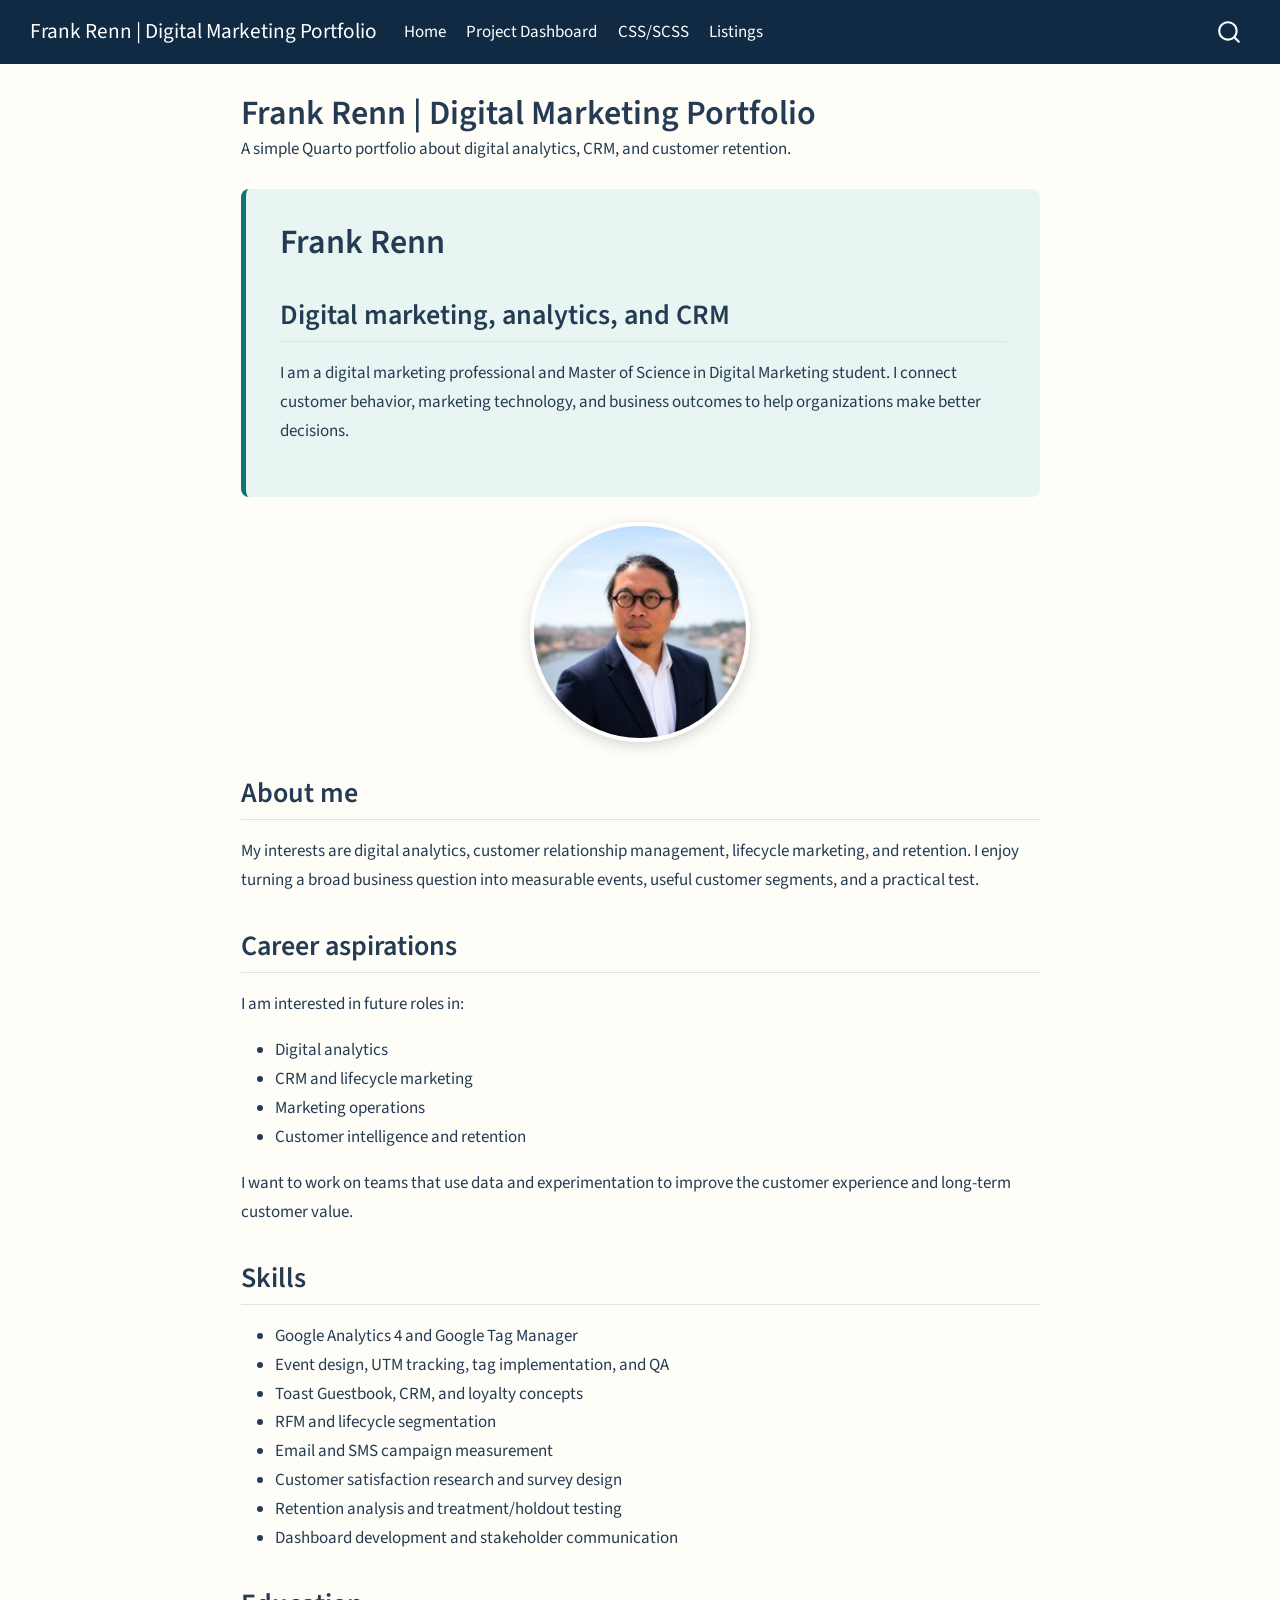
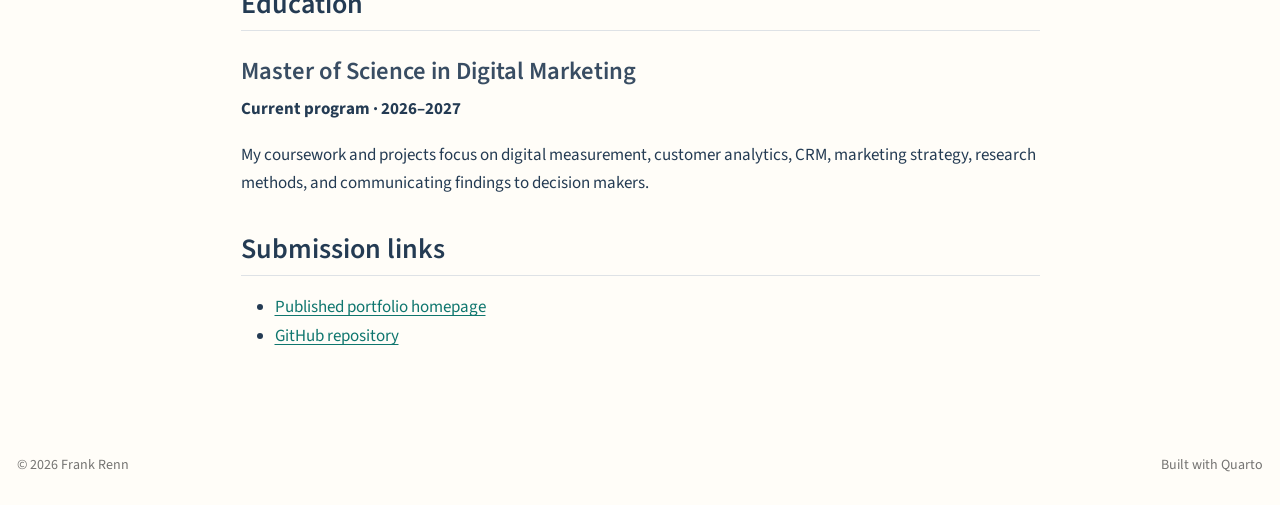
<file: docs/index.html>
<!DOCTYPE html>
<html xmlns="http://www.w3.org/1999/xhtml" lang="en" xml:lang="en"><head>

<meta charset="utf-8">
<meta name="generator" content="quarto-1.9.38">

<meta name="viewport" content="width=device-width, initial-scale=1.0, user-scalable=yes">

<meta name="description" content="A simple Quarto portfolio about digital analytics, CRM, and customer retention.">

<title>Frank Renn | Digital Marketing Portfolio</title>
<style>
/* Default styles provided by pandoc.
** See https://pandoc.org/MANUAL.html#variables-for-html for config info.
*/
code{white-space: pre-wrap;}
span.smallcaps{font-variant: small-caps;}
div.columns{display: flex; gap: min(4vw, 1.5em);}
div.column{flex: auto; overflow-x: auto;}
div.hanging-indent{margin-left: 1.5em; text-indent: -1.5em;}
ul.task-list{list-style: none;}
ul.task-list li input[type="checkbox"] {
  width: 0.8em;
  margin: 0 0.8em 0.2em -1em; /* quarto-specific, see https://github.com/quarto-dev/quarto-cli/issues/4556 */ 
  vertical-align: middle;
}
</style>


<script src="site_libs/quarto-nav/quarto-nav.js"></script>
<script src="site_libs/quarto-nav/headroom.min.js"></script>
<script src="site_libs/clipboard/clipboard.min.js"></script>
<script src="site_libs/quarto-search/autocomplete.umd.js"></script>
<script src="site_libs/quarto-search/fuse.min.js"></script>
<script src="site_libs/quarto-search/quarto-search.js"></script>
<meta name="quarto:offset" content="./">
<script src="site_libs/quarto-html/quarto.js" type="module"></script>
<script src="site_libs/quarto-html/tabsets/tabsets.js" type="module"></script>
<script src="site_libs/quarto-html/popper.min.js"></script>
<script src="site_libs/quarto-html/tippy.umd.min.js"></script>
<script src="site_libs/quarto-html/anchor.min.js"></script>
<link href="site_libs/quarto-html/tippy.css" rel="stylesheet">
<link href="site_libs/quarto-html/quarto-syntax-highlighting-15634bcf2e68342d4ad2dfa704d543f6.css" rel="stylesheet" id="quarto-text-highlighting-styles">
<script src="site_libs/bootstrap/bootstrap.min.js"></script>
<link href="site_libs/bootstrap/bootstrap-icons.css" rel="stylesheet">
<link href="site_libs/bootstrap/bootstrap-34987556d13391491d8d7552534503f0.min.css" rel="stylesheet" append-hash="true" id="quarto-bootstrap" data-mode="light">
<script id="quarto-search-options" type="application/json">{
  "location": "navbar",
  "copy-button": false,
  "collapse-after": 3,
  "panel-placement": "end",
  "type": "overlay",
  "limit": 50,
  "keyboard-shortcut": [
    "f",
    "/",
    "s"
  ],
  "show-item-context": false,
  "language": {
    "search-no-results-text": "No results",
    "search-matching-documents-text": "matching documents",
    "search-copy-link-title": "Copy link to search",
    "search-hide-matches-text": "Hide additional matches",
    "search-more-match-text": "more match in this document",
    "search-more-matches-text": "more matches in this document",
    "search-clear-button-title": "Clear",
    "search-text-placeholder": "",
    "search-detached-cancel-button-title": "Cancel",
    "search-submit-button-title": "Submit",
    "search-label": "Search"
  }
}</script>
<style>html{ scroll-behavior: smooth; }</style>


</head>

<body class="nav-fixed fullcontent quarto-light">

<div id="quarto-search-results"></div>
  <header id="quarto-header" class="headroom fixed-top">
    <nav class="navbar navbar-expand-lg " data-bs-theme="dark">
      <div class="navbar-container container-fluid">
      <div class="navbar-brand-container mx-auto">
    <a class="navbar-brand" href="./index.html">
    <span class="navbar-title">Frank Renn | Digital Marketing Portfolio</span>
    </a>
  </div>
            <div id="quarto-search" class="" title="Search"></div>
          <button class="navbar-toggler" type="button" data-bs-toggle="collapse" data-bs-target="#navbarCollapse" aria-controls="navbarCollapse" role="menu" aria-expanded="false" aria-label="Toggle navigation" onclick="if (window.quartoToggleHeadroom) { window.quartoToggleHeadroom(); }">
  <span class="navbar-toggler-icon"></span>
</button>
          <div class="collapse navbar-collapse" id="navbarCollapse">
            <ul class="navbar-nav navbar-nav-scroll me-auto">
  <li class="nav-item">
    <a class="nav-link active" href="./index.html" aria-current="page"> 
<span class="menu-text">Home</span></a>
  </li>  
  <li class="nav-item">
    <a class="nav-link" href="./dashboard.html"> 
<span class="menu-text">Project Dashboard</span></a>
  </li>  
  <li class="nav-item">
    <a class="nav-link" href="./css.html"> 
<span class="menu-text">CSS/SCSS</span></a>
  </li>  
  <li class="nav-item">
    <a class="nav-link" href="./listings.html"> 
<span class="menu-text">Listings</span></a>
  </li>  
</ul>
          </div> <!-- /navcollapse -->
            <div class="quarto-navbar-tools">
</div>
      </div> <!-- /container-fluid -->
    </nav>
</header>
<!-- content -->
<div id="quarto-content" class="quarto-container page-columns page-rows-contents page-layout-article page-navbar">
<!-- sidebar -->
<!-- margin-sidebar -->
    
<!-- main -->
<main class="content" id="quarto-document-content">

<header id="title-block-header" class="quarto-title-block default">
<div class="quarto-title">
<h1 class="title">Frank Renn | Digital Marketing Portfolio</h1>
</div>

<div>
  <div class="description">
    A simple Quarto portfolio about digital analytics, CRM, and customer retention.
  </div>
</div>


<div class="quarto-title-meta">

    
  
    
  </div>
  


</header>


<section id="frank-renn" class="level1 hero">
<h1>Frank Renn</h1>
<section id="digital-marketing-analytics-and-crm" class="level2">
<h2 class="anchored" data-anchor-id="digital-marketing-analytics-and-crm">Digital marketing, analytics, and CRM</h2>
<p>I am a digital marketing professional and Master of Science in Digital Marketing student. I connect customer behavior, marketing technology, and business outcomes to help organizations make better decisions.</p>
</section>
</section>
<p><img src="photo.jpeg" class="profile-photo" width="220" alt="Frank Renn profile photo"></p>
<section id="about-me" class="level2">
<h2 class="anchored" data-anchor-id="about-me">About me</h2>
<p>My interests are digital analytics, customer relationship management, lifecycle marketing, and retention. I enjoy turning a broad business question into measurable events, useful customer segments, and a practical test.</p>
</section>
<section id="career-aspirations" class="level2">
<h2 class="anchored" data-anchor-id="career-aspirations">Career aspirations</h2>
<p>I am interested in future roles in:</p>
<ul>
<li>Digital analytics</li>
<li>CRM and lifecycle marketing</li>
<li>Marketing operations</li>
<li>Customer intelligence and retention</li>
</ul>
<p>I want to work on teams that use data and experimentation to improve the customer experience and long-term customer value.</p>
</section>
<section id="skills" class="level2">
<h2 class="anchored" data-anchor-id="skills">Skills</h2>
<ul>
<li>Google Analytics 4 and Google Tag Manager</li>
<li>Event design, UTM tracking, tag implementation, and QA</li>
<li>Toast Guestbook, CRM, and loyalty concepts</li>
<li>RFM and lifecycle segmentation</li>
<li>Email and SMS campaign measurement</li>
<li>Customer satisfaction research and survey design</li>
<li>Retention analysis and treatment/holdout testing</li>
<li>Dashboard development and stakeholder communication</li>
</ul>
</section>
<section id="education" class="level2">
<h2 class="anchored" data-anchor-id="education">Education</h2>
<section id="master-of-science-in-digital-marketing" class="level3">
<h3 class="anchored" data-anchor-id="master-of-science-in-digital-marketing">Master of Science in Digital Marketing</h3>
<p><strong>Current program · 2026–2027</strong></p>
<p>My coursework and projects focus on digital measurement, customer analytics, CRM, marketing strategy, research methods, and communicating findings to decision makers.</p>
</section>
</section>
<section id="submission-links" class="level2">
<h2 class="anchored" data-anchor-id="submission-links">Submission links</h2>
<ul>
<li><a href="https://falasol.github.io/M10/docs/">Published portfolio homepage</a></li>
<li><a href="https://github.com/falasol/M10">GitHub repository</a></li>
</ul>


</section>

</main> <!-- /main -->
<script id="quarto-html-after-body" type="application/javascript">
  window.document.addEventListener("DOMContentLoaded", function (event) {
    const icon = "";
    const anchorJS = new window.AnchorJS();
    anchorJS.options = {
      placement: 'right',
      icon: icon
    };
    anchorJS.add('.anchored');
    const isCodeAnnotation = (el) => {
      for (const clz of el.classList) {
        if (clz.startsWith('code-annotation-')) {                     
          return true;
        }
      }
      return false;
    }
    const onCopySuccess = function(e) {
      // button target
      const button = e.trigger;
      // don't keep focus
      button.blur();
      // flash "checked"
      button.classList.add('code-copy-button-checked');
      var currentTitle = button.getAttribute("title");
      button.setAttribute("title", "Copied!");
      let tooltip;
      if (window.bootstrap) {
        button.setAttribute("data-bs-toggle", "tooltip");
        button.setAttribute("data-bs-placement", "left");
        button.setAttribute("data-bs-title", "Copied!");
        tooltip = new bootstrap.Tooltip(button, 
          { trigger: "manual", 
            customClass: "code-copy-button-tooltip",
            offset: [0, -8]});
        tooltip.show();    
      }
      setTimeout(function() {
        if (tooltip) {
          tooltip.hide();
          button.removeAttribute("data-bs-title");
          button.removeAttribute("data-bs-toggle");
          button.removeAttribute("data-bs-placement");
        }
        button.setAttribute("title", currentTitle);
        button.classList.remove('code-copy-button-checked');
      }, 1000);
      // clear code selection
      e.clearSelection();
    }
    const getTextToCopy = function(trigger) {
      const outerScaffold = trigger.parentElement.cloneNode(true);
      const codeEl = outerScaffold.querySelector('code');
      for (const childEl of codeEl.children) {
        if (isCodeAnnotation(childEl)) {
          childEl.remove();
        }
      }
      return codeEl.innerText;
    }
    const clipboard = new window.ClipboardJS('.code-copy-button:not([data-in-quarto-modal])', {
      text: getTextToCopy
    });
    clipboard.on('success', onCopySuccess);
    if (window.document.getElementById('quarto-embedded-source-code-modal')) {
      const clipboardModal = new window.ClipboardJS('.code-copy-button[data-in-quarto-modal]', {
        text: getTextToCopy,
        container: window.document.getElementById('quarto-embedded-source-code-modal')
      });
      clipboardModal.on('success', onCopySuccess);
    }
      var localhostRegex = new RegExp(/^(?:http|https):\/\/localhost\:?[0-9]*\//);
      var mailtoRegex = new RegExp(/^mailto:/);
        var filterRegex = new RegExp('/' + window.location.host + '/');
      var isInternal = (href) => {
          return filterRegex.test(href) || localhostRegex.test(href) || mailtoRegex.test(href);
      }
      // Inspect non-navigation links and adorn them if external
     var links = window.document.querySelectorAll('a[href]:not(.nav-link):not(.navbar-brand):not(.toc-action):not(.sidebar-link):not(.sidebar-item-toggle):not(.pagination-link):not(.no-external):not([aria-hidden]):not(.dropdown-item):not(.quarto-navigation-tool):not(.about-link)');
      for (var i=0; i<links.length; i++) {
        const link = links[i];
        if (!isInternal(link.href)) {
          // undo the damage that might have been done by quarto-nav.js in the case of
          // links that we want to consider external
          if (link.dataset.originalHref !== undefined) {
            link.href = link.dataset.originalHref;
          }
        }
      }
    function tippyHover(el, contentFn, onTriggerFn, onUntriggerFn) {
      const config = {
        allowHTML: true,
        maxWidth: 500,
        delay: 100,
        arrow: false,
        appendTo: function(el) {
            return el.parentElement;
        },
        interactive: true,
        interactiveBorder: 10,
        theme: 'quarto',
        placement: 'bottom-start',
      };
      if (contentFn) {
        config.content = contentFn;
      }
      if (onTriggerFn) {
        config.onTrigger = onTriggerFn;
      }
      if (onUntriggerFn) {
        config.onUntrigger = onUntriggerFn;
      }
      window.tippy(el, config); 
    }
    const noterefs = window.document.querySelectorAll('a[role="doc-noteref"]');
    for (var i=0; i<noterefs.length; i++) {
      const ref = noterefs[i];
      tippyHover(ref, function() {
        // use id or data attribute instead here
        let href = ref.getAttribute('data-footnote-href') || ref.getAttribute('href');
        try { href = new URL(href).hash; } catch {}
        const id = href.replace(/^#\/?/, "");
        const note = window.document.getElementById(id);
        if (note) {
          return note.innerHTML;
        } else {
          return "";
        }
      });
    }
    const xrefs = window.document.querySelectorAll('a.quarto-xref');
    const processXRef = (id, note) => {
      // Strip column container classes
      const stripColumnClz = (el) => {
        el.classList.remove("page-full", "page-columns");
        if (el.children) {
          for (const child of el.children) {
            stripColumnClz(child);
          }
        }
      }
      stripColumnClz(note)
      if (id === null || id.startsWith('sec-')) {
        // Special case sections, only their first couple elements
        const container = document.createElement("div");
        if (note.children && note.children.length > 2) {
          container.appendChild(note.children[0].cloneNode(true));
          for (let i = 1; i < note.children.length; i++) {
            const child = note.children[i];
            if (child.tagName === "P" && child.innerText === "") {
              continue;
            } else {
              container.appendChild(child.cloneNode(true));
              break;
            }
          }
          if (window.Quarto?.typesetMath) {
            window.Quarto.typesetMath(container);
          }
          return container.innerHTML
        } else {
          if (window.Quarto?.typesetMath) {
            window.Quarto.typesetMath(note);
          }
          return note.innerHTML;
        }
      } else {
        // Remove any anchor links if they are present
        const anchorLink = note.querySelector('a.anchorjs-link');
        if (anchorLink) {
          anchorLink.remove();
        }
        if (window.Quarto?.typesetMath) {
          window.Quarto.typesetMath(note);
        }
        if (note.classList.contains("callout")) {
          return note.outerHTML;
        } else {
          return note.innerHTML;
        }
      }
    }
    for (var i=0; i<xrefs.length; i++) {
      const xref = xrefs[i];
      tippyHover(xref, undefined, function(instance) {
        instance.disable();
        let url = xref.getAttribute('href');
        let hash = undefined; 
        if (url.startsWith('#')) {
          hash = url;
        } else {
          try { hash = new URL(url).hash; } catch {}
        }
        if (hash) {
          const id = hash.replace(/^#\/?/, "");
          const note = window.document.getElementById(id);
          if (note !== null) {
            try {
              const html = processXRef(id, note.cloneNode(true));
              instance.setContent(html);
            } finally {
              instance.enable();
              instance.show();
            }
          } else {
            // See if we can fetch this
            fetch(url.split('#')[0])
            .then(res => res.text())
            .then(html => {
              const parser = new DOMParser();
              const htmlDoc = parser.parseFromString(html, "text/html");
              const note = htmlDoc.getElementById(id);
              if (note !== null) {
                const html = processXRef(id, note);
                instance.setContent(html);
              } 
            }).finally(() => {
              instance.enable();
              instance.show();
            });
          }
        } else {
          // See if we can fetch a full url (with no hash to target)
          // This is a special case and we should probably do some content thinning / targeting
          fetch(url)
          .then(res => res.text())
          .then(html => {
            const parser = new DOMParser();
            const htmlDoc = parser.parseFromString(html, "text/html");
            const note = htmlDoc.querySelector('main.content');
            if (note !== null) {
              // This should only happen for chapter cross references
              // (since there is no id in the URL)
              // remove the first header
              if (note.children.length > 0 && note.children[0].tagName === "HEADER") {
                note.children[0].remove();
              }
              const html = processXRef(null, note);
              instance.setContent(html);
            } 
          }).finally(() => {
            instance.enable();
            instance.show();
          });
        }
      }, function(instance) {
      });
    }
        let selectedAnnoteEl;
        const selectorForAnnotation = ( cell, annotation) => {
          let cellAttr = 'data-code-cell="' + cell + '"';
          let lineAttr = 'data-code-annotation="' +  annotation + '"';
          const selector = 'span[' + cellAttr + '][' + lineAttr + ']';
          return selector;
        }
        const selectCodeLines = (annoteEl) => {
          const doc = window.document;
          const targetCell = annoteEl.getAttribute("data-target-cell");
          const targetAnnotation = annoteEl.getAttribute("data-target-annotation");
          const annoteSpan = window.document.querySelector(selectorForAnnotation(targetCell, targetAnnotation));
          const lines = annoteSpan.getAttribute("data-code-lines").split(",");
          const lineIds = lines.map((line) => {
            return targetCell + "-" + line;
          })
          let top = null;
          let height = null;
          let parent = null;
          if (lineIds.length > 0) {
              //compute the position of the single el (top and bottom and make a div)
              const el = window.document.getElementById(lineIds[0]);
              top = el.offsetTop;
              height = el.offsetHeight;
              parent = el.parentElement.parentElement;
            if (lineIds.length > 1) {
              const lastEl = window.document.getElementById(lineIds[lineIds.length - 1]);
              const bottom = lastEl.offsetTop + lastEl.offsetHeight;
              height = bottom - top;
            }
            if (top !== null && height !== null && parent !== null) {
              // cook up a div (if necessary) and position it 
              let div = window.document.getElementById("code-annotation-line-highlight");
              if (div === null) {
                div = window.document.createElement("div");
                div.setAttribute("id", "code-annotation-line-highlight");
                div.style.position = 'absolute';
                parent.appendChild(div);
              }
              div.style.top = top - 2 + "px";
              div.style.height = height + 4 + "px";
              div.style.left = 0;
              let gutterDiv = window.document.getElementById("code-annotation-line-highlight-gutter");
              if (gutterDiv === null) {
                gutterDiv = window.document.createElement("div");
                gutterDiv.setAttribute("id", "code-annotation-line-highlight-gutter");
                gutterDiv.style.position = 'absolute';
                const codeCell = window.document.getElementById(targetCell);
                const gutter = codeCell.querySelector('.code-annotation-gutter');
                gutter.appendChild(gutterDiv);
              }
              gutterDiv.style.top = top - 2 + "px";
              gutterDiv.style.height = height + 4 + "px";
            }
            selectedAnnoteEl = annoteEl;
          }
        };
        const unselectCodeLines = () => {
          const elementsIds = ["code-annotation-line-highlight", "code-annotation-line-highlight-gutter"];
          elementsIds.forEach((elId) => {
            const div = window.document.getElementById(elId);
            if (div) {
              div.remove();
            }
          });
          selectedAnnoteEl = undefined;
        };
          // Handle positioning of the toggle
      window.addEventListener(
        "resize",
        throttle(() => {
          elRect = undefined;
          if (selectedAnnoteEl) {
            selectCodeLines(selectedAnnoteEl);
          }
        }, 10)
      );
      function throttle(fn, ms) {
      let throttle = false;
      let timer;
        return (...args) => {
          if(!throttle) { // first call gets through
              fn.apply(this, args);
              throttle = true;
          } else { // all the others get throttled
              if(timer) clearTimeout(timer); // cancel #2
              timer = setTimeout(() => {
                fn.apply(this, args);
                timer = throttle = false;
              }, ms);
          }
        };
      }
        // Attach click handler to the DT
        const annoteDls = window.document.querySelectorAll('dt[data-target-cell]');
        for (const annoteDlNode of annoteDls) {
          annoteDlNode.addEventListener('click', (event) => {
            const clickedEl = event.target;
            if (clickedEl !== selectedAnnoteEl) {
              unselectCodeLines();
              const activeEl = window.document.querySelector('dt[data-target-cell].code-annotation-active');
              if (activeEl) {
                activeEl.classList.remove('code-annotation-active');
              }
              selectCodeLines(clickedEl);
              clickedEl.classList.add('code-annotation-active');
            } else {
              // Unselect the line
              unselectCodeLines();
              clickedEl.classList.remove('code-annotation-active');
            }
          });
        }
    const findCites = (el) => {
      const parentEl = el.parentElement;
      if (parentEl) {
        const cites = parentEl.dataset.cites;
        if (cites) {
          return {
            el,
            cites: cites.split(' ')
          };
        } else {
          return findCites(el.parentElement)
        }
      } else {
        return undefined;
      }
    };
    var bibliorefs = window.document.querySelectorAll('a[role="doc-biblioref"]');
    for (var i=0; i<bibliorefs.length; i++) {
      const ref = bibliorefs[i];
      const citeInfo = findCites(ref);
      if (citeInfo) {
        tippyHover(citeInfo.el, function() {
          var popup = window.document.createElement('div');
          citeInfo.cites.forEach(function(cite) {
            var citeDiv = window.document.createElement('div');
            citeDiv.classList.add('hanging-indent');
            citeDiv.classList.add('csl-entry');
            var biblioDiv = window.document.getElementById('ref-' + cite);
            if (biblioDiv) {
              citeDiv.innerHTML = biblioDiv.innerHTML;
            }
            popup.appendChild(citeDiv);
          });
          return popup.innerHTML;
        });
      }
    }
  });
  </script>
</div> <!-- /content -->
<footer class="footer">
  <div class="nav-footer">
    <div class="nav-footer-left">
<p>© 2026 Frank Renn</p>
</div>   
    <div class="nav-footer-center">
      &nbsp;
    </div>
    <div class="nav-footer-right">
<p>Built with Quarto</p>
</div>
  </div>
</footer>




<script src="site_libs/quarto-html/zenscroll-min.js"></script>
</body></html>
</file>
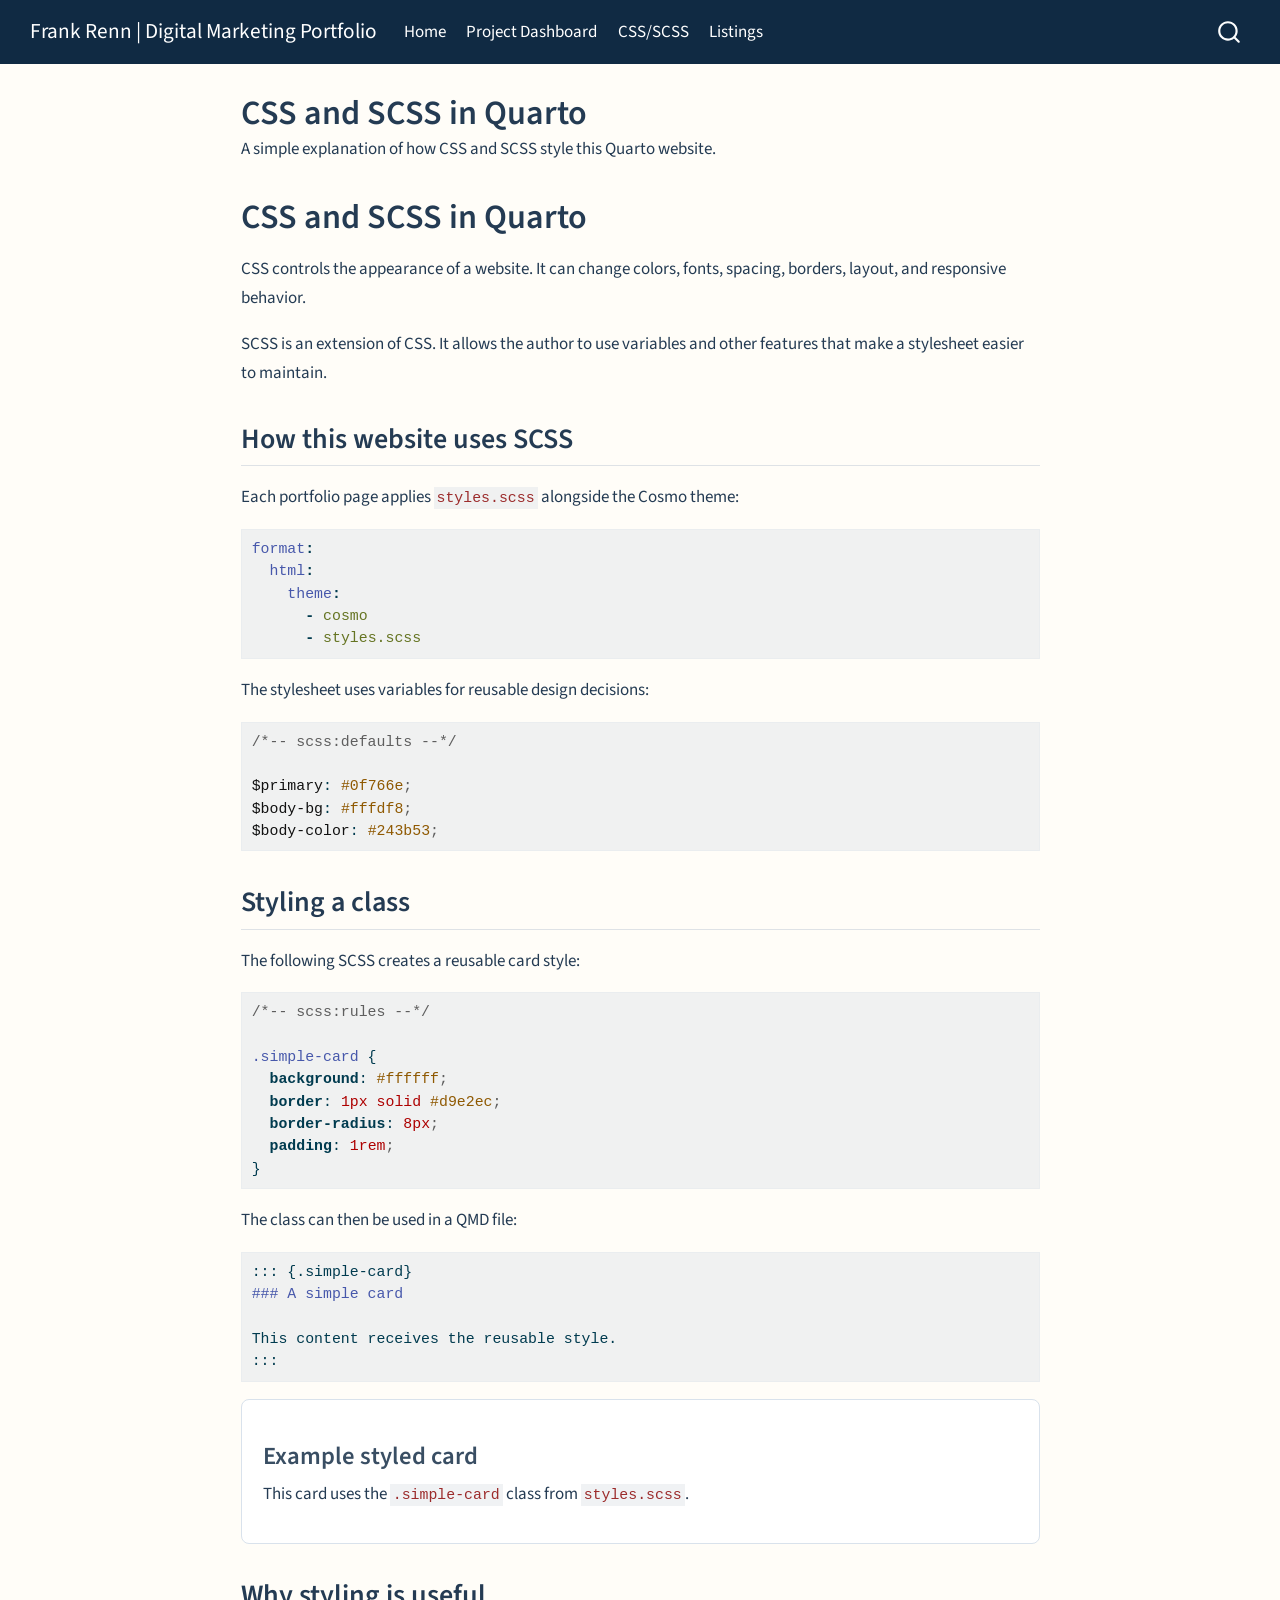
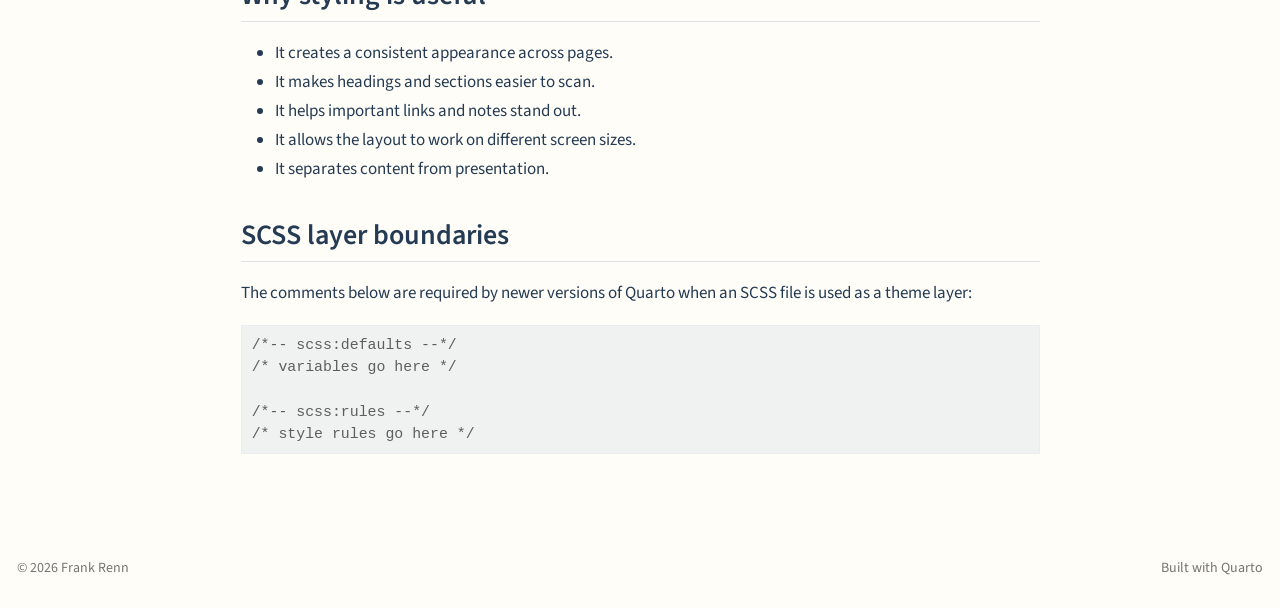
<file: docs/css.html>
<!DOCTYPE html>
<html xmlns="http://www.w3.org/1999/xhtml" lang="en" xml:lang="en"><head>

<meta charset="utf-8">
<meta name="generator" content="quarto-1.9.38">

<meta name="viewport" content="width=device-width, initial-scale=1.0, user-scalable=yes">

<meta name="description" content="A simple explanation of how CSS and SCSS style this Quarto website.">

<title>CSS and SCSS in Quarto – Frank Renn | Digital Marketing Portfolio</title>
<style>
/* Default styles provided by pandoc.
** See https://pandoc.org/MANUAL.html#variables-for-html for config info.
*/
code{white-space: pre-wrap;}
span.smallcaps{font-variant: small-caps;}
div.columns{display: flex; gap: min(4vw, 1.5em);}
div.column{flex: auto; overflow-x: auto;}
div.hanging-indent{margin-left: 1.5em; text-indent: -1.5em;}
ul.task-list{list-style: none;}
ul.task-list li input[type="checkbox"] {
  width: 0.8em;
  margin: 0 0.8em 0.2em -1em; /* quarto-specific, see https://github.com/quarto-dev/quarto-cli/issues/4556 */ 
  vertical-align: middle;
}
/* CSS for syntax highlighting */
html { -webkit-text-size-adjust: 100%; }
pre > code.sourceCode { white-space: pre; position: relative; }
pre > code.sourceCode > span { display: inline-block; line-height: 1.25; }
pre > code.sourceCode > span:empty { height: 1.2em; }
.sourceCode { overflow: visible; }
code.sourceCode > span { color: inherit; text-decoration: inherit; }
div.sourceCode { margin: 1em 0; }
pre.sourceCode { margin: 0; }
@media screen {
div.sourceCode { overflow: auto; }
}
@media print {
pre > code.sourceCode { white-space: pre-wrap; }
pre > code.sourceCode > span { text-indent: -5em; padding-left: 5em; }
}
pre.numberSource code
  { counter-reset: source-line 0; }
pre.numberSource code > span
  { position: relative; left: -4em; counter-increment: source-line; }
pre.numberSource code > span > a:first-child::before
  { content: counter(source-line);
    position: relative; left: -1em; text-align: right; vertical-align: baseline;
    border: none; display: inline-block;
    -webkit-touch-callout: none; -webkit-user-select: none;
    -khtml-user-select: none; -moz-user-select: none;
    -ms-user-select: none; user-select: none;
    padding: 0 4px; width: 4em;
  }
pre.numberSource { margin-left: 3em;  padding-left: 4px; }
div.sourceCode
  {   }
@media screen {
pre > code.sourceCode > span > a:first-child::before { text-decoration: underline; }
}
</style>


<script src="site_libs/quarto-nav/quarto-nav.js"></script>
<script src="site_libs/quarto-nav/headroom.min.js"></script>
<script src="site_libs/clipboard/clipboard.min.js"></script>
<script src="site_libs/quarto-search/autocomplete.umd.js"></script>
<script src="site_libs/quarto-search/fuse.min.js"></script>
<script src="site_libs/quarto-search/quarto-search.js"></script>
<meta name="quarto:offset" content="./">
<script src="site_libs/quarto-html/quarto.js" type="module"></script>
<script src="site_libs/quarto-html/tabsets/tabsets.js" type="module"></script>
<script src="site_libs/quarto-html/popper.min.js"></script>
<script src="site_libs/quarto-html/tippy.umd.min.js"></script>
<script src="site_libs/quarto-html/anchor.min.js"></script>
<link href="site_libs/quarto-html/tippy.css" rel="stylesheet">
<link href="site_libs/quarto-html/quarto-syntax-highlighting-15634bcf2e68342d4ad2dfa704d543f6.css" rel="stylesheet" id="quarto-text-highlighting-styles">
<script src="site_libs/bootstrap/bootstrap.min.js"></script>
<link href="site_libs/bootstrap/bootstrap-icons.css" rel="stylesheet">
<link href="site_libs/bootstrap/bootstrap-34987556d13391491d8d7552534503f0.min.css" rel="stylesheet" append-hash="true" id="quarto-bootstrap" data-mode="light">
<script id="quarto-search-options" type="application/json">{
  "location": "navbar",
  "copy-button": false,
  "collapse-after": 3,
  "panel-placement": "end",
  "type": "overlay",
  "limit": 50,
  "keyboard-shortcut": [
    "f",
    "/",
    "s"
  ],
  "show-item-context": false,
  "language": {
    "search-no-results-text": "No results",
    "search-matching-documents-text": "matching documents",
    "search-copy-link-title": "Copy link to search",
    "search-hide-matches-text": "Hide additional matches",
    "search-more-match-text": "more match in this document",
    "search-more-matches-text": "more matches in this document",
    "search-clear-button-title": "Clear",
    "search-text-placeholder": "",
    "search-detached-cancel-button-title": "Cancel",
    "search-submit-button-title": "Submit",
    "search-label": "Search"
  }
}</script>
<style>html{ scroll-behavior: smooth; }</style>


</head>

<body class="nav-fixed fullcontent quarto-light">

<div id="quarto-search-results"></div>
  <header id="quarto-header" class="headroom fixed-top">
    <nav class="navbar navbar-expand-lg " data-bs-theme="dark">
      <div class="navbar-container container-fluid">
      <div class="navbar-brand-container mx-auto">
    <a class="navbar-brand" href="./index.html">
    <span class="navbar-title">Frank Renn | Digital Marketing Portfolio</span>
    </a>
  </div>
            <div id="quarto-search" class="" title="Search"></div>
          <button class="navbar-toggler" type="button" data-bs-toggle="collapse" data-bs-target="#navbarCollapse" aria-controls="navbarCollapse" role="menu" aria-expanded="false" aria-label="Toggle navigation" onclick="if (window.quartoToggleHeadroom) { window.quartoToggleHeadroom(); }">
  <span class="navbar-toggler-icon"></span>
</button>
          <div class="collapse navbar-collapse" id="navbarCollapse">
            <ul class="navbar-nav navbar-nav-scroll me-auto">
  <li class="nav-item">
    <a class="nav-link" href="./index.html"> 
<span class="menu-text">Home</span></a>
  </li>  
  <li class="nav-item">
    <a class="nav-link" href="./dashboard.html"> 
<span class="menu-text">Project Dashboard</span></a>
  </li>  
  <li class="nav-item">
    <a class="nav-link active" href="./css.html" aria-current="page"> 
<span class="menu-text">CSS/SCSS</span></a>
  </li>  
  <li class="nav-item">
    <a class="nav-link" href="./listings.html"> 
<span class="menu-text">Listings</span></a>
  </li>  
</ul>
          </div> <!-- /navcollapse -->
            <div class="quarto-navbar-tools">
</div>
      </div> <!-- /container-fluid -->
    </nav>
</header>
<!-- content -->
<div id="quarto-content" class="quarto-container page-columns page-rows-contents page-layout-article page-navbar">
<!-- sidebar -->
<!-- margin-sidebar -->
    
<!-- main -->
<main class="content" id="quarto-document-content">

<header id="title-block-header" class="quarto-title-block default">
<div class="quarto-title">
<h1 class="title">CSS and SCSS in Quarto</h1>
</div>

<div>
  <div class="description">
    A simple explanation of how CSS and SCSS style this Quarto website.
  </div>
</div>


<div class="quarto-title-meta">

    
  
    
  </div>
  


</header>


<section id="css-and-scss-in-quarto" class="level1">
<h1>CSS and SCSS in Quarto</h1>
<p>CSS controls the appearance of a website. It can change colors, fonts, spacing, borders, layout, and responsive behavior.</p>
<p>SCSS is an extension of CSS. It allows the author to use variables and other features that make a stylesheet easier to maintain.</p>
<section id="how-this-website-uses-scss" class="level2">
<h2 class="anchored" data-anchor-id="how-this-website-uses-scss">How this website uses SCSS</h2>
<p>Each portfolio page applies <code>styles.scss</code> alongside the Cosmo theme:</p>
<div class="code-copy-outer-scaffold"><div class="sourceCode" id="cb1"><pre class="sourceCode yaml code-with-copy"><code class="sourceCode yaml"><span id="cb1-1"><a href="#cb1-1" aria-hidden="true" tabindex="-1"></a><span class="fu">format</span><span class="kw">:</span></span>
<span id="cb1-2"><a href="#cb1-2" aria-hidden="true" tabindex="-1"></a><span class="at">  </span><span class="fu">html</span><span class="kw">:</span></span>
<span id="cb1-3"><a href="#cb1-3" aria-hidden="true" tabindex="-1"></a><span class="at">    </span><span class="fu">theme</span><span class="kw">:</span></span>
<span id="cb1-4"><a href="#cb1-4" aria-hidden="true" tabindex="-1"></a><span class="at">      </span><span class="kw">-</span><span class="at"> cosmo</span></span>
<span id="cb1-5"><a href="#cb1-5" aria-hidden="true" tabindex="-1"></a><span class="at">      </span><span class="kw">-</span><span class="at"> styles.scss</span></span></code></pre></div><button title="Copy to Clipboard" class="code-copy-button"><i class="bi"></i></button></div>
<p>The stylesheet uses variables for reusable design decisions:</p>
<div class="code-copy-outer-scaffold"><div class="sourceCode" id="cb2"><pre class="sourceCode scss code-with-copy"><code class="sourceCode scss"><span id="cb2-1"><a href="#cb2-1" aria-hidden="true" tabindex="-1"></a><span class="co">/*-- scss:defaults --*/</span></span>
<span id="cb2-2"><a href="#cb2-2" aria-hidden="true" tabindex="-1"></a></span>
<span id="cb2-3"><a href="#cb2-3" aria-hidden="true" tabindex="-1"></a><span class="va">$primary</span>: <span class="cn">#0f766e</span><span class="op">;</span></span>
<span id="cb2-4"><a href="#cb2-4" aria-hidden="true" tabindex="-1"></a><span class="va">$body-bg</span>: <span class="cn">#fffdf8</span><span class="op">;</span></span>
<span id="cb2-5"><a href="#cb2-5" aria-hidden="true" tabindex="-1"></a><span class="va">$body-color</span>: <span class="cn">#243b53</span><span class="op">;</span></span></code></pre></div><button title="Copy to Clipboard" class="code-copy-button"><i class="bi"></i></button></div>
</section>
<section id="styling-a-class" class="level2">
<h2 class="anchored" data-anchor-id="styling-a-class">Styling a class</h2>
<p>The following SCSS creates a reusable card style:</p>
<div class="code-copy-outer-scaffold"><div class="sourceCode" id="cb3"><pre class="sourceCode scss code-with-copy"><code class="sourceCode scss"><span id="cb3-1"><a href="#cb3-1" aria-hidden="true" tabindex="-1"></a><span class="co">/*-- scss:rules --*/</span></span>
<span id="cb3-2"><a href="#cb3-2" aria-hidden="true" tabindex="-1"></a></span>
<span id="cb3-3"><a href="#cb3-3" aria-hidden="true" tabindex="-1"></a><span class="fu">.simple-card</span> {</span>
<span id="cb3-4"><a href="#cb3-4" aria-hidden="true" tabindex="-1"></a>  <span class="kw">background</span>: <span class="cn">#ffffff</span><span class="op">;</span></span>
<span id="cb3-5"><a href="#cb3-5" aria-hidden="true" tabindex="-1"></a>  <span class="kw">border</span>: <span class="dv">1</span><span class="dt">px</span> <span class="dv">solid</span> <span class="cn">#d9e2ec</span><span class="op">;</span></span>
<span id="cb3-6"><a href="#cb3-6" aria-hidden="true" tabindex="-1"></a>  <span class="kw">border-radius</span>: <span class="dv">8</span><span class="dt">px</span><span class="op">;</span></span>
<span id="cb3-7"><a href="#cb3-7" aria-hidden="true" tabindex="-1"></a>  <span class="kw">padding</span>: <span class="dv">1</span><span class="dt">rem</span><span class="op">;</span></span>
<span id="cb3-8"><a href="#cb3-8" aria-hidden="true" tabindex="-1"></a>}</span></code></pre></div><button title="Copy to Clipboard" class="code-copy-button"><i class="bi"></i></button></div>
<p>The class can then be used in a QMD file:</p>
<div class="code-copy-outer-scaffold"><div class="sourceCode" id="cb4"><pre class="sourceCode markdown code-with-copy"><code class="sourceCode markdown"><span id="cb4-1"><a href="#cb4-1" aria-hidden="true" tabindex="-1"></a>::: {.simple-card}</span>
<span id="cb4-2"><a href="#cb4-2" aria-hidden="true" tabindex="-1"></a><span class="fu">### A simple card</span></span>
<span id="cb4-3"><a href="#cb4-3" aria-hidden="true" tabindex="-1"></a></span>
<span id="cb4-4"><a href="#cb4-4" aria-hidden="true" tabindex="-1"></a>This content receives the reusable style.</span>
<span id="cb4-5"><a href="#cb4-5" aria-hidden="true" tabindex="-1"></a>:::</span></code></pre></div><button title="Copy to Clipboard" class="code-copy-button"><i class="bi"></i></button></div>
<section id="example-styled-card" class="level3 simple-card">
<h3 class="anchored" data-anchor-id="example-styled-card">Example styled card</h3>
<p>This card uses the <code>.simple-card</code> class from <code>styles.scss</code>.</p>
</section>
</section>
<section id="why-styling-is-useful" class="level2">
<h2 class="anchored" data-anchor-id="why-styling-is-useful">Why styling is useful</h2>
<ul>
<li>It creates a consistent appearance across pages.</li>
<li>It makes headings and sections easier to scan.</li>
<li>It helps important links and notes stand out.</li>
<li>It allows the layout to work on different screen sizes.</li>
<li>It separates content from presentation.</li>
</ul>
</section>
<section id="scss-layer-boundaries" class="level2">
<h2 class="anchored" data-anchor-id="scss-layer-boundaries">SCSS layer boundaries</h2>
<p>The comments below are required by newer versions of Quarto when an SCSS file is used as a theme layer:</p>
<div class="code-copy-outer-scaffold"><div class="sourceCode" id="cb5"><pre class="sourceCode scss code-with-copy"><code class="sourceCode scss"><span id="cb5-1"><a href="#cb5-1" aria-hidden="true" tabindex="-1"></a><span class="co">/*-- scss:defaults --*/</span></span>
<span id="cb5-2"><a href="#cb5-2" aria-hidden="true" tabindex="-1"></a><span class="co">/* variables go here */</span></span>
<span id="cb5-3"><a href="#cb5-3" aria-hidden="true" tabindex="-1"></a></span>
<span id="cb5-4"><a href="#cb5-4" aria-hidden="true" tabindex="-1"></a><span class="co">/*-- scss:rules --*/</span></span>
<span id="cb5-5"><a href="#cb5-5" aria-hidden="true" tabindex="-1"></a><span class="co">/* style rules go here */</span></span></code></pre></div><button title="Copy to Clipboard" class="code-copy-button"><i class="bi"></i></button></div>


</section>
</section>

</main> <!-- /main -->
<script id="quarto-html-after-body" type="application/javascript">
  window.document.addEventListener("DOMContentLoaded", function (event) {
    const icon = "";
    const anchorJS = new window.AnchorJS();
    anchorJS.options = {
      placement: 'right',
      icon: icon
    };
    anchorJS.add('.anchored');
    const isCodeAnnotation = (el) => {
      for (const clz of el.classList) {
        if (clz.startsWith('code-annotation-')) {                     
          return true;
        }
      }
      return false;
    }
    const onCopySuccess = function(e) {
      // button target
      const button = e.trigger;
      // don't keep focus
      button.blur();
      // flash "checked"
      button.classList.add('code-copy-button-checked');
      var currentTitle = button.getAttribute("title");
      button.setAttribute("title", "Copied!");
      let tooltip;
      if (window.bootstrap) {
        button.setAttribute("data-bs-toggle", "tooltip");
        button.setAttribute("data-bs-placement", "left");
        button.setAttribute("data-bs-title", "Copied!");
        tooltip = new bootstrap.Tooltip(button, 
          { trigger: "manual", 
            customClass: "code-copy-button-tooltip",
            offset: [0, -8]});
        tooltip.show();    
      }
      setTimeout(function() {
        if (tooltip) {
          tooltip.hide();
          button.removeAttribute("data-bs-title");
          button.removeAttribute("data-bs-toggle");
          button.removeAttribute("data-bs-placement");
        }
        button.setAttribute("title", currentTitle);
        button.classList.remove('code-copy-button-checked');
      }, 1000);
      // clear code selection
      e.clearSelection();
    }
    const getTextToCopy = function(trigger) {
      const outerScaffold = trigger.parentElement.cloneNode(true);
      const codeEl = outerScaffold.querySelector('code');
      for (const childEl of codeEl.children) {
        if (isCodeAnnotation(childEl)) {
          childEl.remove();
        }
      }
      return codeEl.innerText;
    }
    const clipboard = new window.ClipboardJS('.code-copy-button:not([data-in-quarto-modal])', {
      text: getTextToCopy
    });
    clipboard.on('success', onCopySuccess);
    if (window.document.getElementById('quarto-embedded-source-code-modal')) {
      const clipboardModal = new window.ClipboardJS('.code-copy-button[data-in-quarto-modal]', {
        text: getTextToCopy,
        container: window.document.getElementById('quarto-embedded-source-code-modal')
      });
      clipboardModal.on('success', onCopySuccess);
    }
      var localhostRegex = new RegExp(/^(?:http|https):\/\/localhost\:?[0-9]*\//);
      var mailtoRegex = new RegExp(/^mailto:/);
        var filterRegex = new RegExp('/' + window.location.host + '/');
      var isInternal = (href) => {
          return filterRegex.test(href) || localhostRegex.test(href) || mailtoRegex.test(href);
      }
      // Inspect non-navigation links and adorn them if external
     var links = window.document.querySelectorAll('a[href]:not(.nav-link):not(.navbar-brand):not(.toc-action):not(.sidebar-link):not(.sidebar-item-toggle):not(.pagination-link):not(.no-external):not([aria-hidden]):not(.dropdown-item):not(.quarto-navigation-tool):not(.about-link)');
      for (var i=0; i<links.length; i++) {
        const link = links[i];
        if (!isInternal(link.href)) {
          // undo the damage that might have been done by quarto-nav.js in the case of
          // links that we want to consider external
          if (link.dataset.originalHref !== undefined) {
            link.href = link.dataset.originalHref;
          }
        }
      }
    function tippyHover(el, contentFn, onTriggerFn, onUntriggerFn) {
      const config = {
        allowHTML: true,
        maxWidth: 500,
        delay: 100,
        arrow: false,
        appendTo: function(el) {
            return el.parentElement;
        },
        interactive: true,
        interactiveBorder: 10,
        theme: 'quarto',
        placement: 'bottom-start',
      };
      if (contentFn) {
        config.content = contentFn;
      }
      if (onTriggerFn) {
        config.onTrigger = onTriggerFn;
      }
      if (onUntriggerFn) {
        config.onUntrigger = onUntriggerFn;
      }
      window.tippy(el, config); 
    }
    const noterefs = window.document.querySelectorAll('a[role="doc-noteref"]');
    for (var i=0; i<noterefs.length; i++) {
      const ref = noterefs[i];
      tippyHover(ref, function() {
        // use id or data attribute instead here
        let href = ref.getAttribute('data-footnote-href') || ref.getAttribute('href');
        try { href = new URL(href).hash; } catch {}
        const id = href.replace(/^#\/?/, "");
        const note = window.document.getElementById(id);
        if (note) {
          return note.innerHTML;
        } else {
          return "";
        }
      });
    }
    const xrefs = window.document.querySelectorAll('a.quarto-xref');
    const processXRef = (id, note) => {
      // Strip column container classes
      const stripColumnClz = (el) => {
        el.classList.remove("page-full", "page-columns");
        if (el.children) {
          for (const child of el.children) {
            stripColumnClz(child);
          }
        }
      }
      stripColumnClz(note)
      if (id === null || id.startsWith('sec-')) {
        // Special case sections, only their first couple elements
        const container = document.createElement("div");
        if (note.children && note.children.length > 2) {
          container.appendChild(note.children[0].cloneNode(true));
          for (let i = 1; i < note.children.length; i++) {
            const child = note.children[i];
            if (child.tagName === "P" && child.innerText === "") {
              continue;
            } else {
              container.appendChild(child.cloneNode(true));
              break;
            }
          }
          if (window.Quarto?.typesetMath) {
            window.Quarto.typesetMath(container);
          }
          return container.innerHTML
        } else {
          if (window.Quarto?.typesetMath) {
            window.Quarto.typesetMath(note);
          }
          return note.innerHTML;
        }
      } else {
        // Remove any anchor links if they are present
        const anchorLink = note.querySelector('a.anchorjs-link');
        if (anchorLink) {
          anchorLink.remove();
        }
        if (window.Quarto?.typesetMath) {
          window.Quarto.typesetMath(note);
        }
        if (note.classList.contains("callout")) {
          return note.outerHTML;
        } else {
          return note.innerHTML;
        }
      }
    }
    for (var i=0; i<xrefs.length; i++) {
      const xref = xrefs[i];
      tippyHover(xref, undefined, function(instance) {
        instance.disable();
        let url = xref.getAttribute('href');
        let hash = undefined; 
        if (url.startsWith('#')) {
          hash = url;
        } else {
          try { hash = new URL(url).hash; } catch {}
        }
        if (hash) {
          const id = hash.replace(/^#\/?/, "");
          const note = window.document.getElementById(id);
          if (note !== null) {
            try {
              const html = processXRef(id, note.cloneNode(true));
              instance.setContent(html);
            } finally {
              instance.enable();
              instance.show();
            }
          } else {
            // See if we can fetch this
            fetch(url.split('#')[0])
            .then(res => res.text())
            .then(html => {
              const parser = new DOMParser();
              const htmlDoc = parser.parseFromString(html, "text/html");
              const note = htmlDoc.getElementById(id);
              if (note !== null) {
                const html = processXRef(id, note);
                instance.setContent(html);
              } 
            }).finally(() => {
              instance.enable();
              instance.show();
            });
          }
        } else {
          // See if we can fetch a full url (with no hash to target)
          // This is a special case and we should probably do some content thinning / targeting
          fetch(url)
          .then(res => res.text())
          .then(html => {
            const parser = new DOMParser();
            const htmlDoc = parser.parseFromString(html, "text/html");
            const note = htmlDoc.querySelector('main.content');
            if (note !== null) {
              // This should only happen for chapter cross references
              // (since there is no id in the URL)
              // remove the first header
              if (note.children.length > 0 && note.children[0].tagName === "HEADER") {
                note.children[0].remove();
              }
              const html = processXRef(null, note);
              instance.setContent(html);
            } 
          }).finally(() => {
            instance.enable();
            instance.show();
          });
        }
      }, function(instance) {
      });
    }
        let selectedAnnoteEl;
        const selectorForAnnotation = ( cell, annotation) => {
          let cellAttr = 'data-code-cell="' + cell + '"';
          let lineAttr = 'data-code-annotation="' +  annotation + '"';
          const selector = 'span[' + cellAttr + '][' + lineAttr + ']';
          return selector;
        }
        const selectCodeLines = (annoteEl) => {
          const doc = window.document;
          const targetCell = annoteEl.getAttribute("data-target-cell");
          const targetAnnotation = annoteEl.getAttribute("data-target-annotation");
          const annoteSpan = window.document.querySelector(selectorForAnnotation(targetCell, targetAnnotation));
          const lines = annoteSpan.getAttribute("data-code-lines").split(",");
          const lineIds = lines.map((line) => {
            return targetCell + "-" + line;
          })
          let top = null;
          let height = null;
          let parent = null;
          if (lineIds.length > 0) {
              //compute the position of the single el (top and bottom and make a div)
              const el = window.document.getElementById(lineIds[0]);
              top = el.offsetTop;
              height = el.offsetHeight;
              parent = el.parentElement.parentElement;
            if (lineIds.length > 1) {
              const lastEl = window.document.getElementById(lineIds[lineIds.length - 1]);
              const bottom = lastEl.offsetTop + lastEl.offsetHeight;
              height = bottom - top;
            }
            if (top !== null && height !== null && parent !== null) {
              // cook up a div (if necessary) and position it 
              let div = window.document.getElementById("code-annotation-line-highlight");
              if (div === null) {
                div = window.document.createElement("div");
                div.setAttribute("id", "code-annotation-line-highlight");
                div.style.position = 'absolute';
                parent.appendChild(div);
              }
              div.style.top = top - 2 + "px";
              div.style.height = height + 4 + "px";
              div.style.left = 0;
              let gutterDiv = window.document.getElementById("code-annotation-line-highlight-gutter");
              if (gutterDiv === null) {
                gutterDiv = window.document.createElement("div");
                gutterDiv.setAttribute("id", "code-annotation-line-highlight-gutter");
                gutterDiv.style.position = 'absolute';
                const codeCell = window.document.getElementById(targetCell);
                const gutter = codeCell.querySelector('.code-annotation-gutter');
                gutter.appendChild(gutterDiv);
              }
              gutterDiv.style.top = top - 2 + "px";
              gutterDiv.style.height = height + 4 + "px";
            }
            selectedAnnoteEl = annoteEl;
          }
        };
        const unselectCodeLines = () => {
          const elementsIds = ["code-annotation-line-highlight", "code-annotation-line-highlight-gutter"];
          elementsIds.forEach((elId) => {
            const div = window.document.getElementById(elId);
            if (div) {
              div.remove();
            }
          });
          selectedAnnoteEl = undefined;
        };
          // Handle positioning of the toggle
      window.addEventListener(
        "resize",
        throttle(() => {
          elRect = undefined;
          if (selectedAnnoteEl) {
            selectCodeLines(selectedAnnoteEl);
          }
        }, 10)
      );
      function throttle(fn, ms) {
      let throttle = false;
      let timer;
        return (...args) => {
          if(!throttle) { // first call gets through
              fn.apply(this, args);
              throttle = true;
          } else { // all the others get throttled
              if(timer) clearTimeout(timer); // cancel #2
              timer = setTimeout(() => {
                fn.apply(this, args);
                timer = throttle = false;
              }, ms);
          }
        };
      }
        // Attach click handler to the DT
        const annoteDls = window.document.querySelectorAll('dt[data-target-cell]');
        for (const annoteDlNode of annoteDls) {
          annoteDlNode.addEventListener('click', (event) => {
            const clickedEl = event.target;
            if (clickedEl !== selectedAnnoteEl) {
              unselectCodeLines();
              const activeEl = window.document.querySelector('dt[data-target-cell].code-annotation-active');
              if (activeEl) {
                activeEl.classList.remove('code-annotation-active');
              }
              selectCodeLines(clickedEl);
              clickedEl.classList.add('code-annotation-active');
            } else {
              // Unselect the line
              unselectCodeLines();
              clickedEl.classList.remove('code-annotation-active');
            }
          });
        }
    const findCites = (el) => {
      const parentEl = el.parentElement;
      if (parentEl) {
        const cites = parentEl.dataset.cites;
        if (cites) {
          return {
            el,
            cites: cites.split(' ')
          };
        } else {
          return findCites(el.parentElement)
        }
      } else {
        return undefined;
      }
    };
    var bibliorefs = window.document.querySelectorAll('a[role="doc-biblioref"]');
    for (var i=0; i<bibliorefs.length; i++) {
      const ref = bibliorefs[i];
      const citeInfo = findCites(ref);
      if (citeInfo) {
        tippyHover(citeInfo.el, function() {
          var popup = window.document.createElement('div');
          citeInfo.cites.forEach(function(cite) {
            var citeDiv = window.document.createElement('div');
            citeDiv.classList.add('hanging-indent');
            citeDiv.classList.add('csl-entry');
            var biblioDiv = window.document.getElementById('ref-' + cite);
            if (biblioDiv) {
              citeDiv.innerHTML = biblioDiv.innerHTML;
            }
            popup.appendChild(citeDiv);
          });
          return popup.innerHTML;
        });
      }
    }
  });
  </script>
</div> <!-- /content -->
<footer class="footer">
  <div class="nav-footer">
    <div class="nav-footer-left">
<p>© 2026 Frank Renn</p>
</div>   
    <div class="nav-footer-center">
      &nbsp;
    </div>
    <div class="nav-footer-right">
<p>Built with Quarto</p>
</div>
  </div>
</footer>




<script src="site_libs/quarto-html/zenscroll-min.js"></script>
</body></html>
</file>
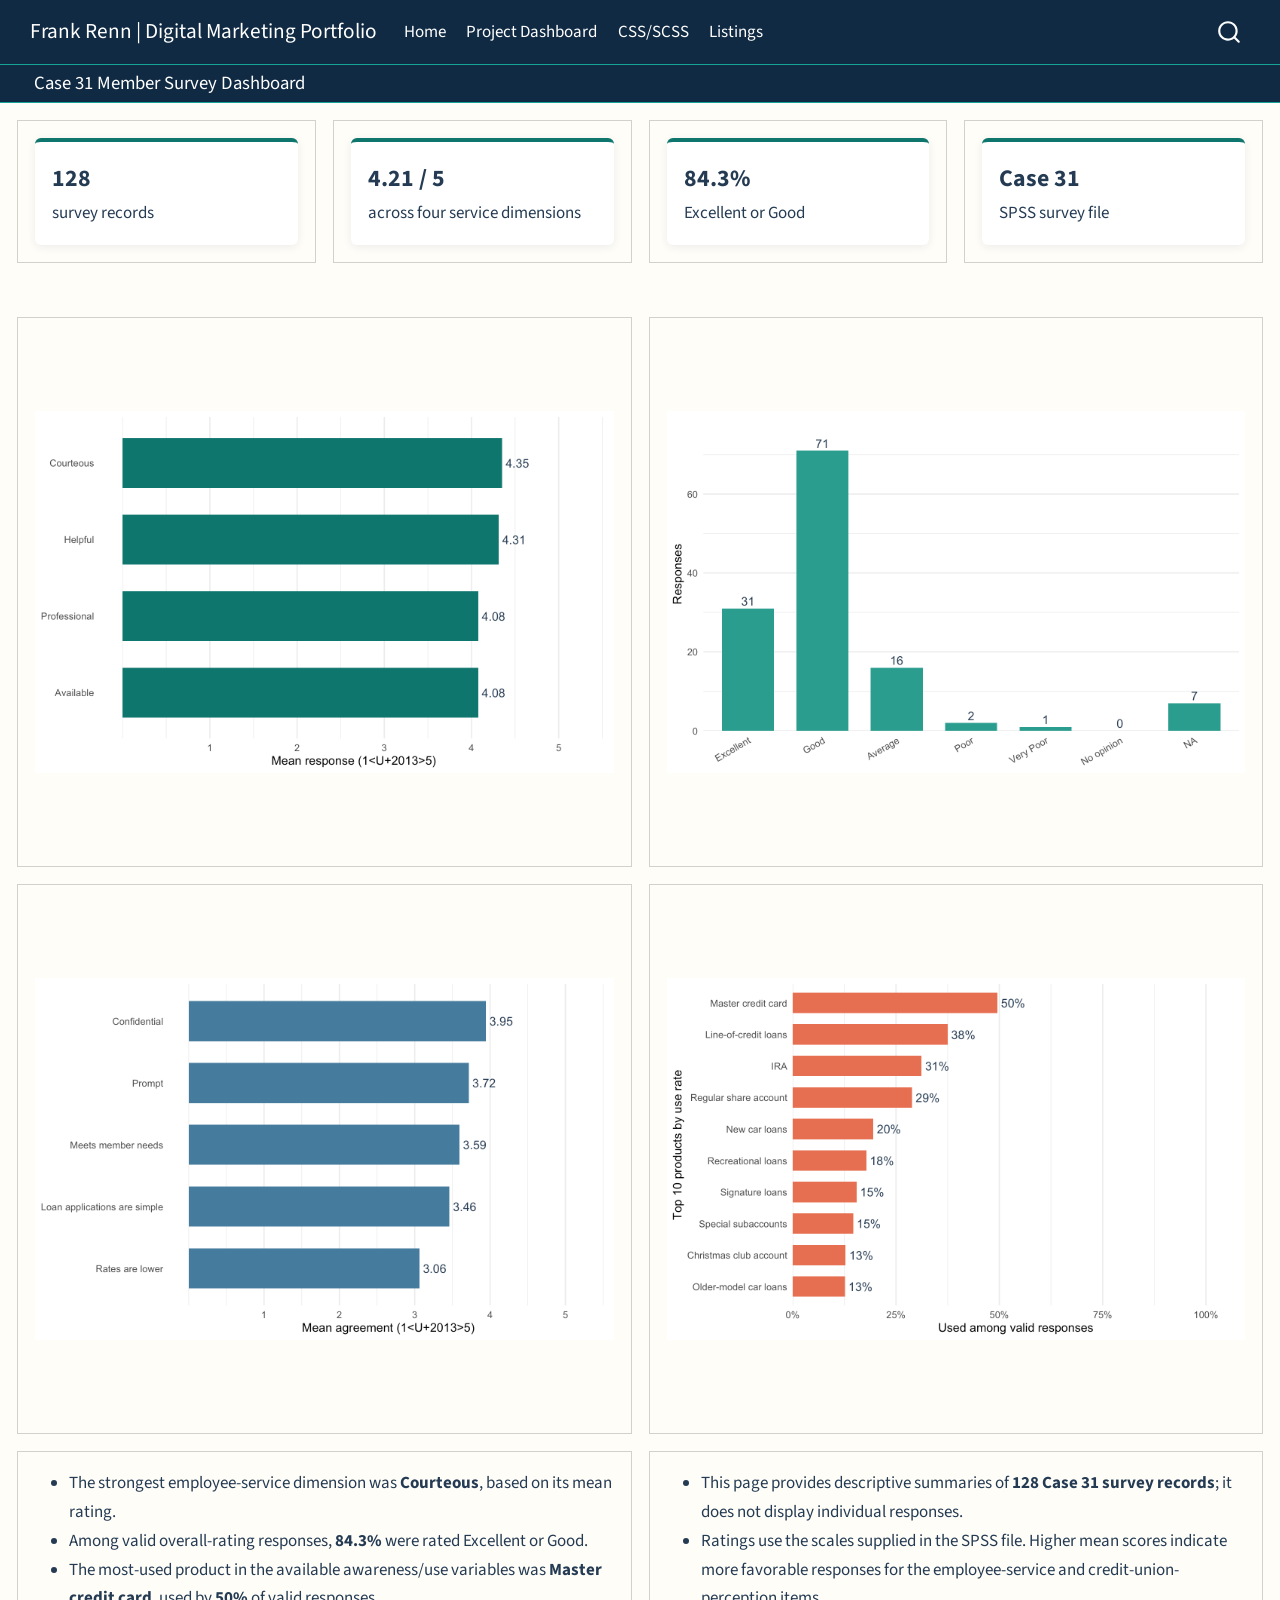
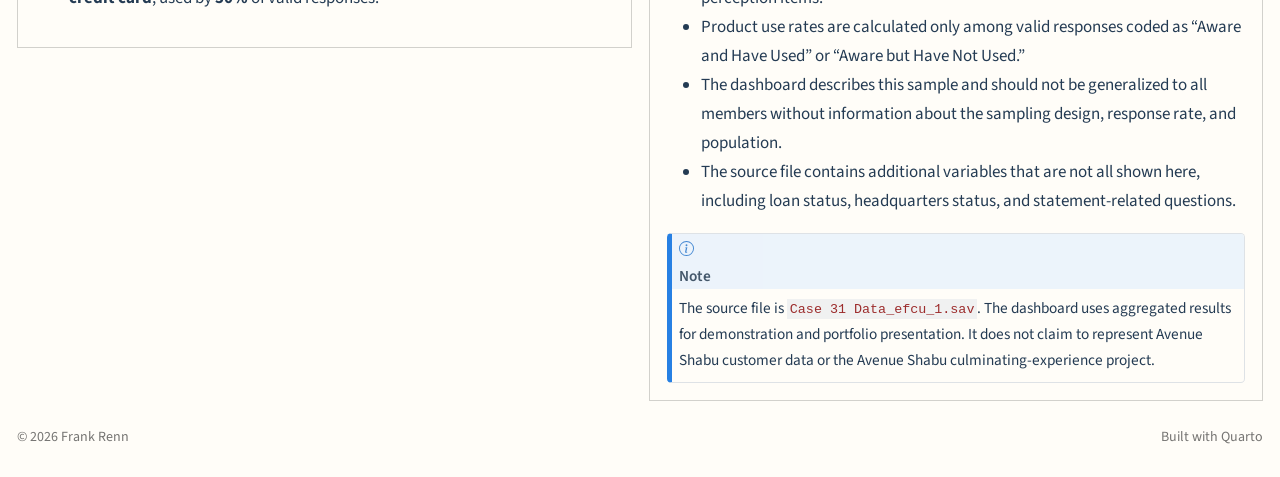
<file: docs/dashboard.html>
<!DOCTYPE html>
<html xmlns="http://www.w3.org/1999/xhtml" lang="en" xml:lang="en"><head>

<meta charset="utf-8">
<meta name="generator" content="quarto-1.9.38">

<meta name="viewport" content="width=device-width, initial-scale=1.0, user-scalable=yes">

<meta name="description" content="A descriptive dashboard showcasing the Case 31 SPSS survey data.">

<title>Case 31 Member Survey Dashboard – Frank Renn | Digital Marketing Portfolio</title>
<style>
/* Default styles provided by pandoc.
** See https://pandoc.org/MANUAL.html#variables-for-html for config info.
*/
code{white-space: pre-wrap;}
span.smallcaps{font-variant: small-caps;}
div.columns{display: flex; gap: min(4vw, 1.5em);}
div.column{flex: auto; overflow-x: auto;}
div.hanging-indent{margin-left: 1.5em; text-indent: -1.5em;}
ul.task-list{list-style: none;}
ul.task-list li input[type="checkbox"] {
  width: 0.8em;
  margin: 0 0.8em 0.2em -1em; /* quarto-specific, see https://github.com/quarto-dev/quarto-cli/issues/4556 */ 
  vertical-align: middle;
}
</style>


<script src="site_libs/quarto-nav/quarto-nav.js"></script>
<script src="site_libs/quarto-nav/headroom.min.js"></script>
<script src="site_libs/clipboard/clipboard.min.js"></script>
<script src="site_libs/quarto-search/autocomplete.umd.js"></script>
<script src="site_libs/quarto-search/fuse.min.js"></script>
<script src="site_libs/quarto-search/quarto-search.js"></script>
<meta name="quarto:offset" content="./">
<script src="site_libs/quarto-html/quarto.js" type="module"></script>
<script src="site_libs/quarto-html/tabsets/tabsets.js" type="module"></script>
<script src="site_libs/quarto-html/popper.min.js"></script>
<script src="site_libs/quarto-html/tippy.umd.min.js"></script>
<script src="site_libs/quarto-html/anchor.min.js"></script>
<link href="site_libs/quarto-html/tippy.css" rel="stylesheet">
<link href="site_libs/quarto-html/quarto-syntax-highlighting-15634bcf2e68342d4ad2dfa704d543f6.css" rel="stylesheet" class="quarto-color-scheme" id="quarto-text-highlighting-styles">
<link href="site_libs/quarto-html/quarto-syntax-highlighting-dark-0a6b7249c26820e032cb0bd839ff02b1.css" rel="stylesheet" class="quarto-color-scheme quarto-color-alternate" id="quarto-text-highlighting-styles">
<link href="site_libs/quarto-html/quarto-syntax-highlighting-15634bcf2e68342d4ad2dfa704d543f6.css" rel="stylesheet" class="quarto-color-scheme-extra" id="quarto-text-highlighting-styles">
<script src="site_libs/bootstrap/bootstrap.min.js"></script>
<link href="site_libs/bootstrap/bootstrap-icons.css" rel="stylesheet">
<link href="site_libs/bootstrap/bootstrap-34987556d13391491d8d7552534503f0.min.css" rel="stylesheet" append-hash="true" class="quarto-color-scheme" id="quarto-bootstrap" data-mode="light">
<link href="site_libs/bootstrap/bootstrap-dark-34987556d13391491d8d7552534503f0.min.css" rel="stylesheet" append-hash="true" class="quarto-color-scheme quarto-color-alternate" id="quarto-bootstrap" data-mode="light">
<link href="site_libs/bootstrap/bootstrap-34987556d13391491d8d7552534503f0.min.css" rel="stylesheet" append-hash="true" class="quarto-color-scheme-extra" id="quarto-bootstrap" data-mode="light">
<script src="site_libs/quarto-dashboard/quarto-dashboard.js"></script>
<script src="site_libs/quarto-dashboard/stickythead.js"></script>



<script src="site_libs/quarto-dashboard/web-components.js" type="module"></script>
<script src="site_libs/quarto-dashboard/components.js"></script>

<script id="quarto-search-options" type="application/json">{
  "location": "navbar",
  "copy-button": false,
  "collapse-after": 3,
  "panel-placement": "end",
  "type": "overlay",
  "limit": 50,
  "keyboard-shortcut": [
    "f",
    "/",
    "s"
  ],
  "show-item-context": false,
  "language": {
    "search-no-results-text": "No results",
    "search-matching-documents-text": "matching documents",
    "search-copy-link-title": "Copy link to search",
    "search-hide-matches-text": "Hide additional matches",
    "search-more-match-text": "more match in this document",
    "search-more-matches-text": "more matches in this document",
    "search-clear-button-title": "Clear",
    "search-text-placeholder": "",
    "search-detached-cancel-button-title": "Cancel",
    "search-submit-button-title": "Submit",
    "search-label": "Search"
  }
}</script>


</head>

<body class="quarto-dashboard nav-fixed fullcontent quarto-light">


<div id="quarto-search-results"></div>
  <header id="quarto-header" class="headroom fixed-top">
    <nav class="navbar navbar-expand-lg " data-bs-theme="dark">
      <div class="navbar-container container-fluid">
      <div class="navbar-brand-container mx-auto">
    <a class="navbar-brand" href="./index.html">
    <span class="navbar-title">Frank Renn | Digital Marketing Portfolio</span>
    </a>
  </div>
            <div id="quarto-search" class="" title="Search"></div>
          <button class="navbar-toggler" type="button" data-bs-toggle="collapse" data-bs-target="#navbarCollapse" aria-controls="navbarCollapse" role="menu" aria-expanded="false" aria-label="Toggle navigation" onclick="if (window.quartoToggleHeadroom) { window.quartoToggleHeadroom(); }">
  <span class="navbar-toggler-icon"></span>
</button>
          <div class="collapse navbar-collapse" id="navbarCollapse">
            <ul class="navbar-nav navbar-nav-scroll me-auto">
  <li class="nav-item">
    <a class="nav-link" href="./index.html"> 
<span class="menu-text">Home</span></a>
  </li>  
  <li class="nav-item">
    <a class="nav-link active" href="./dashboard.html" aria-current="page"> 
<span class="menu-text">Project Dashboard</span></a>
  </li>  
  <li class="nav-item">
    <a class="nav-link" href="./css.html"> 
<span class="menu-text">CSS/SCSS</span></a>
  </li>  
  <li class="nav-item">
    <a class="nav-link" href="./listings.html"> 
<span class="menu-text">Listings</span></a>
  </li>  
</ul>
          </div> <!-- /navcollapse -->
            <div class="quarto-navbar-tools">
</div>
      </div> <!-- /container-fluid -->
    </nav>
<header id="quarto-dashboard-header">
<nav class="navbar navbar-expand-md slim" data-bs-theme="dark">
  <div class="navbar-container container-fluid">
    <button class="navbar-toggler hidden" type="button" data-bs-toggle="collapse" data-bs-target="#dashboard-collapse" aria-controls="dashboard-collapse" aria-expanded="false" aria-label="Toggle navigation">
      <span class="navbar-toggler-icon"></span>
    </button>    


    <div class="navbar-brand-container">


      <div class="navbar-title">
        <div class="navbar-title-text"><a href="#">Case 31 Member Survey Dashboard</a></div>
        
        
      </div>
    </div>
</div>
</nav>
</header></header>
<!-- content -->
<div id="quarto-content" class="quarto-container page-layout-custom page-navbar quarto-dashboard-content bslib-gap-spacing html-fill-container dashboard-scrolling">
<!-- sidebar -->
<!-- margin-sidebar -->
<!-- main -->

<div class="bslib-grid-item html-fill-item bslib-grid" data-layout="flow" style="display: grid; grid-template-rows: 180px minmax(3em, 1fr) minmax(3em, 1fr) minmax(3em, 1fr); grid-auto-columns: minmax(0, 1fr);">
<div class="bslib-grid" style="display: grid; grid-template-columns: minmax(3em, 1fr) minmax(3em, 1fr) minmax(3em, 1fr) minmax(3em, 1fr);
grid-auto-rows: minmax(0, 1fr);">
<div class="bslib-grid" style="display: grid; grid-template-rows: minmax(3em, max-content); grid-auto-columns: minmax(0, 1fr);">
<div class="card bslib-card html-fill-container" data-fill="false" data-bslib-card-init="" data-require-bs-caller="card()" data-full-screen="false">
<div class="card-body html-fill-item html-fill-container">
<div class="metric html-fill-item html-fill-container">
<p><strong>128</strong>survey records</p>
</div>
</div>
<bslib-tooltip placement="auto" bsoptions="[]" data-require-bs-version="5" data-require-bs-caller="tooltip()">
    <template>Expand</template>
    <span class="bslib-full-screen-enter badge rounded-pill">
        <svg xmlns="http://www.w3.org/2000/svg" viewbox="0 0 24 24" style="height:1em;width:1em;" aria-hidden="true" role="img"><path d="M20 5C20 4.4 19.6 4 19 4H13C12.4 4 12 3.6 12 3C12 2.4 12.4 2 13 2H21C21.6 2 22 2.4 22 3V11C22 11.6 21.6 12 21 12C20.4 12 20 11.6 20 11V5ZM4 19C4 19.6 4.4 20 5 20H11C11.6 20 12 20.4 12 21C12 21.6 11.6 22 11 22H3C2.4 22 2 21.6 2 21V13C2 12.4 2.4 12 3 12C3.6 12 4 12.4 4 13V19Z"></path></svg>
    </span>
</bslib-tooltip><script data-bslib-card-init="">bslib.Card.initializeAllCards();</script></div>
</div><div class="bslib-grid" style="display: grid; grid-template-rows: minmax(3em, max-content); grid-auto-columns: minmax(0, 1fr);">
<div class="card bslib-card html-fill-container" data-fill="false" data-bslib-card-init="" data-require-bs-caller="card()" data-full-screen="false">
<div class="card-body html-fill-item html-fill-container">
<div class="metric html-fill-item html-fill-container">
<p><strong>4.21 / 5</strong>across four service dimensions</p>
</div>
</div>
<bslib-tooltip placement="auto" bsoptions="[]" data-require-bs-version="5" data-require-bs-caller="tooltip()">
    <template>Expand</template>
    <span class="bslib-full-screen-enter badge rounded-pill">
        <svg xmlns="http://www.w3.org/2000/svg" viewbox="0 0 24 24" style="height:1em;width:1em;" aria-hidden="true" role="img"><path d="M20 5C20 4.4 19.6 4 19 4H13C12.4 4 12 3.6 12 3C12 2.4 12.4 2 13 2H21C21.6 2 22 2.4 22 3V11C22 11.6 21.6 12 21 12C20.4 12 20 11.6 20 11V5ZM4 19C4 19.6 4.4 20 5 20H11C11.6 20 12 20.4 12 21C12 21.6 11.6 22 11 22H3C2.4 22 2 21.6 2 21V13C2 12.4 2.4 12 3 12C3.6 12 4 12.4 4 13V19Z"></path></svg>
    </span>
</bslib-tooltip><script data-bslib-card-init="">bslib.Card.initializeAllCards();</script></div>
</div><div class="bslib-grid" style="display: grid; grid-template-rows: minmax(3em, max-content); grid-auto-columns: minmax(0, 1fr);">
<div class="card bslib-card html-fill-container" data-fill="false" data-bslib-card-init="" data-require-bs-caller="card()" data-full-screen="false">
<div class="card-body html-fill-item html-fill-container">
<div class="metric html-fill-item html-fill-container">
<p><strong>84.3%</strong>Excellent or Good</p>
</div>
</div>
<bslib-tooltip placement="auto" bsoptions="[]" data-require-bs-version="5" data-require-bs-caller="tooltip()">
    <template>Expand</template>
    <span class="bslib-full-screen-enter badge rounded-pill">
        <svg xmlns="http://www.w3.org/2000/svg" viewbox="0 0 24 24" style="height:1em;width:1em;" aria-hidden="true" role="img"><path d="M20 5C20 4.4 19.6 4 19 4H13C12.4 4 12 3.6 12 3C12 2.4 12.4 2 13 2H21C21.6 2 22 2.4 22 3V11C22 11.6 21.6 12 21 12C20.4 12 20 11.6 20 11V5ZM4 19C4 19.6 4.4 20 5 20H11C11.6 20 12 20.4 12 21C12 21.6 11.6 22 11 22H3C2.4 22 2 21.6 2 21V13C2 12.4 2.4 12 3 12C3.6 12 4 12.4 4 13V19Z"></path></svg>
    </span>
</bslib-tooltip><script data-bslib-card-init="">bslib.Card.initializeAllCards();</script></div>
</div><div class="bslib-grid" style="display: grid; grid-template-rows: minmax(3em, max-content); grid-auto-columns: minmax(0, 1fr);">
<div class="card bslib-card html-fill-container" data-fill="false" data-bslib-card-init="" data-require-bs-caller="card()" data-full-screen="false">
<div class="card-body html-fill-item html-fill-container">
<div class="metric html-fill-item html-fill-container">
<p><strong>Case 31</strong>SPSS survey file</p>
</div>
</div>
<bslib-tooltip placement="auto" bsoptions="[]" data-require-bs-version="5" data-require-bs-caller="tooltip()">
    <template>Expand</template>
    <span class="bslib-full-screen-enter badge rounded-pill">
        <svg xmlns="http://www.w3.org/2000/svg" viewbox="0 0 24 24" style="height:1em;width:1em;" aria-hidden="true" role="img"><path d="M20 5C20 4.4 19.6 4 19 4H13C12.4 4 12 3.6 12 3C12 2.4 12.4 2 13 2H21C21.6 2 22 2.4 22 3V11C22 11.6 21.6 12 21 12C20.4 12 20 11.6 20 11V5ZM4 19C4 19.6 4.4 20 5 20H11C11.6 20 12 20.4 12 21C12 21.6 11.6 22 11 22H3C2.4 22 2 21.6 2 21V13C2 12.4 2.4 12 3 12C3.6 12 4 12.4 4 13V19Z"></path></svg>
    </span>
</bslib-tooltip><script data-bslib-card-init="">bslib.Card.initializeAllCards();</script></div>
</div>
</div>
<div class="bslib-grid" style="display: grid; grid-template-columns: minmax(3em, 1fr) minmax(3em, 1fr);
grid-auto-rows: minmax(0, 1fr);">
<div class="bslib-grid" style="display: grid; grid-template-rows: minmax(3em, 1fr); grid-auto-columns: minmax(0, 1fr);">
<div class="card cell bslib-card html-fill-container" data-bslib-card-init="" data-require-bs-caller="card()" data-full-screen="false">
<div class="card-body html-fill-item html-fill-container">
<div class="cell-output-display html-fill-item html-fill-container">
<img src="dashboard_files/figure-html/unnamed-chunk-6-1.png" class="img-fluid quarto-dashboard-img-contain">
</div>
</div>
<bslib-tooltip placement="auto" bsoptions="[]" data-require-bs-version="5" data-require-bs-caller="tooltip()">
    <template>Expand</template>
    <span class="bslib-full-screen-enter badge rounded-pill">
        <svg xmlns="http://www.w3.org/2000/svg" viewbox="0 0 24 24" style="height:1em;width:1em;" aria-hidden="true" role="img"><path d="M20 5C20 4.4 19.6 4 19 4H13C12.4 4 12 3.6 12 3C12 2.4 12.4 2 13 2H21C21.6 2 22 2.4 22 3V11C22 11.6 21.6 12 21 12C20.4 12 20 11.6 20 11V5ZM4 19C4 19.6 4.4 20 5 20H11C11.6 20 12 20.4 12 21C12 21.6 11.6 22 11 22H3C2.4 22 2 21.6 2 21V13C2 12.4 2.4 12 3 12C3.6 12 4 12.4 4 13V19Z"></path></svg>
    </span>
</bslib-tooltip><script data-bslib-card-init="">bslib.Card.initializeAllCards();</script></div>
</div><div class="bslib-grid" style="display: grid; grid-template-rows: minmax(3em, 1fr); grid-auto-columns: minmax(0, 1fr);">
<div class="card cell bslib-card html-fill-container" data-bslib-card-init="" data-require-bs-caller="card()" data-full-screen="false">
<div class="card-body html-fill-item html-fill-container">
<div class="cell-output-display html-fill-item html-fill-container">
<img src="dashboard_files/figure-html/unnamed-chunk-7-1.png" class="img-fluid quarto-dashboard-img-contain">
</div>
</div>
<bslib-tooltip placement="auto" bsoptions="[]" data-require-bs-version="5" data-require-bs-caller="tooltip()">
    <template>Expand</template>
    <span class="bslib-full-screen-enter badge rounded-pill">
        <svg xmlns="http://www.w3.org/2000/svg" viewbox="0 0 24 24" style="height:1em;width:1em;" aria-hidden="true" role="img"><path d="M20 5C20 4.4 19.6 4 19 4H13C12.4 4 12 3.6 12 3C12 2.4 12.4 2 13 2H21C21.6 2 22 2.4 22 3V11C22 11.6 21.6 12 21 12C20.4 12 20 11.6 20 11V5ZM4 19C4 19.6 4.4 20 5 20H11C11.6 20 12 20.4 12 21C12 21.6 11.6 22 11 22H3C2.4 22 2 21.6 2 21V13C2 12.4 2.4 12 3 12C3.6 12 4 12.4 4 13V19Z"></path></svg>
    </span>
</bslib-tooltip><script data-bslib-card-init="">bslib.Card.initializeAllCards();</script></div>
</div>
</div>
<div class="bslib-grid" style="display: grid; grid-template-columns: minmax(3em, 1fr) minmax(3em, 1fr);
grid-auto-rows: minmax(0, 1fr);">
<div class="bslib-grid" style="display: grid; grid-template-rows: minmax(3em, 1fr); grid-auto-columns: minmax(0, 1fr);">
<div class="card cell bslib-card html-fill-container" data-bslib-card-init="" data-require-bs-caller="card()" data-full-screen="false">
<div class="card-body html-fill-item html-fill-container">
<div class="cell-output-display html-fill-item html-fill-container">
<img src="dashboard_files/figure-html/unnamed-chunk-8-1.png" class="img-fluid quarto-dashboard-img-contain">
</div>
</div>
<bslib-tooltip placement="auto" bsoptions="[]" data-require-bs-version="5" data-require-bs-caller="tooltip()">
    <template>Expand</template>
    <span class="bslib-full-screen-enter badge rounded-pill">
        <svg xmlns="http://www.w3.org/2000/svg" viewbox="0 0 24 24" style="height:1em;width:1em;" aria-hidden="true" role="img"><path d="M20 5C20 4.4 19.6 4 19 4H13C12.4 4 12 3.6 12 3C12 2.4 12.4 2 13 2H21C21.6 2 22 2.4 22 3V11C22 11.6 21.6 12 21 12C20.4 12 20 11.6 20 11V5ZM4 19C4 19.6 4.4 20 5 20H11C11.6 20 12 20.4 12 21C12 21.6 11.6 22 11 22H3C2.4 22 2 21.6 2 21V13C2 12.4 2.4 12 3 12C3.6 12 4 12.4 4 13V19Z"></path></svg>
    </span>
</bslib-tooltip><script data-bslib-card-init="">bslib.Card.initializeAllCards();</script></div>
</div><div class="bslib-grid" style="display: grid; grid-template-rows: minmax(3em, 1fr); grid-auto-columns: minmax(0, 1fr);">
<div class="card cell bslib-card html-fill-container" data-bslib-card-init="" data-require-bs-caller="card()" data-full-screen="false">
<div class="card-body html-fill-item html-fill-container">
<div class="cell-output-display html-fill-item html-fill-container">
<img src="dashboard_files/figure-html/unnamed-chunk-9-1.png" class="img-fluid quarto-dashboard-img-contain">
</div>
</div>
<bslib-tooltip placement="auto" bsoptions="[]" data-require-bs-version="5" data-require-bs-caller="tooltip()">
    <template>Expand</template>
    <span class="bslib-full-screen-enter badge rounded-pill">
        <svg xmlns="http://www.w3.org/2000/svg" viewbox="0 0 24 24" style="height:1em;width:1em;" aria-hidden="true" role="img"><path d="M20 5C20 4.4 19.6 4 19 4H13C12.4 4 12 3.6 12 3C12 2.4 12.4 2 13 2H21C21.6 2 22 2.4 22 3V11C22 11.6 21.6 12 21 12C20.4 12 20 11.6 20 11V5ZM4 19C4 19.6 4.4 20 5 20H11C11.6 20 12 20.4 12 21C12 21.6 11.6 22 11 22H3C2.4 22 2 21.6 2 21V13C2 12.4 2.4 12 3 12C3.6 12 4 12.4 4 13V19Z"></path></svg>
    </span>
</bslib-tooltip><script data-bslib-card-init="">bslib.Card.initializeAllCards();</script></div>
</div>
</div>
<div class="bslib-grid" style="display: grid; grid-template-columns: minmax(3em, 1fr) minmax(3em, 1fr);
grid-auto-rows: minmax(0, 1fr);">
<div class="bslib-grid" style="display: grid; grid-template-rows: minmax(3em, max-content); grid-auto-columns: minmax(0, 1fr);">
<div class="card bslib-card html-fill-container" data-fill="false" data-bslib-card-init="" data-require-bs-caller="card()" data-full-screen="false">
<div class="card-body html-fill-item html-fill-container">
<ul>
<li>The strongest employee-service dimension was <strong>Courteous</strong>, based on its mean rating.</li>
<li>Among valid overall-rating responses, <strong>84.3%</strong> were rated Excellent or Good.</li>
<li>The most-used product in the available awareness/use variables was <strong>Master credit card</strong>, used by <strong>50%</strong> of valid responses.</li>
</ul>
</div>
<bslib-tooltip placement="auto" bsoptions="[]" data-require-bs-version="5" data-require-bs-caller="tooltip()">
    <template>Expand</template>
    <span class="bslib-full-screen-enter badge rounded-pill">
        <svg xmlns="http://www.w3.org/2000/svg" viewbox="0 0 24 24" style="height:1em;width:1em;" aria-hidden="true" role="img"><path d="M20 5C20 4.4 19.6 4 19 4H13C12.4 4 12 3.6 12 3C12 2.4 12.4 2 13 2H21C21.6 2 22 2.4 22 3V11C22 11.6 21.6 12 21 12C20.4 12 20 11.6 20 11V5ZM4 19C4 19.6 4.4 20 5 20H11C11.6 20 12 20.4 12 21C12 21.6 11.6 22 11 22H3C2.4 22 2 21.6 2 21V13C2 12.4 2.4 12 3 12C3.6 12 4 12.4 4 13V19Z"></path></svg>
    </span>
</bslib-tooltip><script data-bslib-card-init="">bslib.Card.initializeAllCards();</script></div>
</div><div class="bslib-grid" style="display: grid; grid-template-rows: minmax(3em, max-content); grid-auto-columns: minmax(0, 1fr);">
<div class="card bslib-card html-fill-container" data-fill="false" data-bslib-card-init="" data-require-bs-caller="card()" data-full-screen="false">
<div class="card-body html-fill-item html-fill-container">
<ul>
<li>This page provides descriptive summaries of <strong>128 Case 31 survey records</strong>; it does not display individual responses.</li>
<li>Ratings use the scales supplied in the SPSS file. Higher mean scores indicate more favorable responses for the employee-service and credit-union-perception items.</li>
<li>Product use rates are calculated only among valid responses coded as “Aware and Have Used” or “Aware but Have Not Used.”</li>
<li>The dashboard describes this sample and should not be generalized to all members without information about the sampling design, response rate, and population.</li>
<li>The source file contains additional variables that are not all shown here, including loan status, headquarters status, and statement-related questions.</li>
</ul>
<div class="callout callout-style-default callout-note callout-titled">
<div class="callout-header d-flex align-content-center html-fill-item html-fill-container">
<div class="callout-icon-container html-fill-item html-fill-container">
<i class="callout-icon"></i>
</div>
<div class="callout-title-container flex-fill html-fill-item html-fill-container">
Note
</div>
</div>
<div class="callout-body-container callout-body html-fill-item html-fill-container">
<p>The source file is <code>Case 31 Data_efcu_1.sav</code>. The dashboard uses aggregated results for demonstration and portfolio presentation. It does not claim to represent Avenue Shabu customer data or the Avenue Shabu culminating-experience project.</p>
</div>
</div>
</div>
<bslib-tooltip placement="auto" bsoptions="[]" data-require-bs-version="5" data-require-bs-caller="tooltip()">
    <template>Expand</template>
    <span class="bslib-full-screen-enter badge rounded-pill">
        <svg xmlns="http://www.w3.org/2000/svg" viewbox="0 0 24 24" style="height:1em;width:1em;" aria-hidden="true" role="img"><path d="M20 5C20 4.4 19.6 4 19 4H13C12.4 4 12 3.6 12 3C12 2.4 12.4 2 13 2H21C21.6 2 22 2.4 22 3V11C22 11.6 21.6 12 21 12C20.4 12 20 11.6 20 11V5ZM4 19C4 19.6 4.4 20 5 20H11C11.6 20 12 20.4 12 21C12 21.6 11.6 22 11 22H3C2.4 22 2 21.6 2 21V13C2 12.4 2.4 12 3 12C3.6 12 4 12.4 4 13V19Z"></path></svg>
    </span>
</bslib-tooltip><script data-bslib-card-init="">bslib.Card.initializeAllCards();</script></div>


<div id="3ade8a4a-fb1d-4a6c-8409-ac45482d5fc9" class="hidden">

</div>
</div>
</div>
</div>


<script id="quarto-html-after-body" type="application/javascript">
  window.document.addEventListener("DOMContentLoaded", function (event) {
    const icon = "";
    const anchorJS = new window.AnchorJS();
    anchorJS.options = {
      placement: 'right',
      icon: icon
    };
    anchorJS.add('.anchored');
    const isCodeAnnotation = (el) => {
      for (const clz of el.classList) {
        if (clz.startsWith('code-annotation-')) {                     
          return true;
        }
      }
      return false;
    }
    const onCopySuccess = function(e) {
      // button target
      const button = e.trigger;
      // don't keep focus
      button.blur();
      // flash "checked"
      button.classList.add('code-copy-button-checked');
      var currentTitle = button.getAttribute("title");
      button.setAttribute("title", "Copied!");
      let tooltip;
      if (window.bootstrap) {
        button.setAttribute("data-bs-toggle", "tooltip");
        button.setAttribute("data-bs-placement", "left");
        button.setAttribute("data-bs-title", "Copied!");
        tooltip = new bootstrap.Tooltip(button, 
          { trigger: "manual", 
            customClass: "code-copy-button-tooltip",
            offset: [0, -8]});
        tooltip.show();    
      }
      setTimeout(function() {
        if (tooltip) {
          tooltip.hide();
          button.removeAttribute("data-bs-title");
          button.removeAttribute("data-bs-toggle");
          button.removeAttribute("data-bs-placement");
        }
        button.setAttribute("title", currentTitle);
        button.classList.remove('code-copy-button-checked');
      }, 1000);
      // clear code selection
      e.clearSelection();
    }
    const getTextToCopy = function(trigger) {
      const outerScaffold = trigger.parentElement.cloneNode(true);
      const codeEl = outerScaffold.querySelector('code');
      for (const childEl of codeEl.children) {
        if (isCodeAnnotation(childEl)) {
          childEl.remove();
        }
      }
      return codeEl.innerText;
    }
    const clipboard = new window.ClipboardJS('.code-copy-button:not([data-in-quarto-modal])', {
      text: getTextToCopy
    });
    clipboard.on('success', onCopySuccess);
    if (window.document.getElementById('quarto-embedded-source-code-modal')) {
      const clipboardModal = new window.ClipboardJS('.code-copy-button[data-in-quarto-modal]', {
        text: getTextToCopy,
        container: window.document.getElementById('quarto-embedded-source-code-modal')
      });
      clipboardModal.on('success', onCopySuccess);
    }
      var localhostRegex = new RegExp(/^(?:http|https):\/\/localhost\:?[0-9]*\//);
      var mailtoRegex = new RegExp(/^mailto:/);
        var filterRegex = new RegExp('/' + window.location.host + '/');
      var isInternal = (href) => {
          return filterRegex.test(href) || localhostRegex.test(href) || mailtoRegex.test(href);
      }
      // Inspect non-navigation links and adorn them if external
     var links = window.document.querySelectorAll('a[href]:not(.nav-link):not(.navbar-brand):not(.toc-action):not(.sidebar-link):not(.sidebar-item-toggle):not(.pagination-link):not(.no-external):not([aria-hidden]):not(.dropdown-item):not(.quarto-navigation-tool):not(.about-link)');
      for (var i=0; i<links.length; i++) {
        const link = links[i];
        if (!isInternal(link.href)) {
          // undo the damage that might have been done by quarto-nav.js in the case of
          // links that we want to consider external
          if (link.dataset.originalHref !== undefined) {
            link.href = link.dataset.originalHref;
          }
        }
      }
    function tippyHover(el, contentFn, onTriggerFn, onUntriggerFn) {
      const config = {
        allowHTML: true,
        maxWidth: 500,
        delay: 100,
        arrow: false,
        appendTo: function(el) {
            return el.parentElement;
        },
        interactive: true,
        interactiveBorder: 10,
        theme: 'quarto',
        placement: 'bottom-start',
      };
      if (contentFn) {
        config.content = contentFn;
      }
      if (onTriggerFn) {
        config.onTrigger = onTriggerFn;
      }
      if (onUntriggerFn) {
        config.onUntrigger = onUntriggerFn;
      }
      window.tippy(el, config); 
    }
    const noterefs = window.document.querySelectorAll('a[role="doc-noteref"]');
    for (var i=0; i<noterefs.length; i++) {
      const ref = noterefs[i];
      tippyHover(ref, function() {
        // use id or data attribute instead here
        let href = ref.getAttribute('data-footnote-href') || ref.getAttribute('href');
        try { href = new URL(href).hash; } catch {}
        const id = href.replace(/^#\/?/, "");
        const note = window.document.getElementById(id);
        if (note) {
          return note.innerHTML;
        } else {
          return "";
        }
      });
    }
    const xrefs = window.document.querySelectorAll('a.quarto-xref');
    const processXRef = (id, note) => {
      // Strip column container classes
      const stripColumnClz = (el) => {
        el.classList.remove("page-full", "page-columns");
        if (el.children) {
          for (const child of el.children) {
            stripColumnClz(child);
          }
        }
      }
      stripColumnClz(note)
      if (id === null || id.startsWith('sec-')) {
        // Special case sections, only their first couple elements
        const container = document.createElement("div");
        if (note.children && note.children.length > 2) {
          container.appendChild(note.children[0].cloneNode(true));
          for (let i = 1; i < note.children.length; i++) {
            const child = note.children[i];
            if (child.tagName === "P" && child.innerText === "") {
              continue;
            } else {
              container.appendChild(child.cloneNode(true));
              break;
            }
          }
          if (window.Quarto?.typesetMath) {
            window.Quarto.typesetMath(container);
          }
          return container.innerHTML
        } else {
          if (window.Quarto?.typesetMath) {
            window.Quarto.typesetMath(note);
          }
          return note.innerHTML;
        }
      } else {
        // Remove any anchor links if they are present
        const anchorLink = note.querySelector('a.anchorjs-link');
        if (anchorLink) {
          anchorLink.remove();
        }
        if (window.Quarto?.typesetMath) {
          window.Quarto.typesetMath(note);
        }
        if (note.classList.contains("callout")) {
          return note.outerHTML;
        } else {
          return note.innerHTML;
        }
      }
    }
    for (var i=0; i<xrefs.length; i++) {
      const xref = xrefs[i];
      tippyHover(xref, undefined, function(instance) {
        instance.disable();
        let url = xref.getAttribute('href');
        let hash = undefined; 
        if (url.startsWith('#')) {
          hash = url;
        } else {
          try { hash = new URL(url).hash; } catch {}
        }
        if (hash) {
          const id = hash.replace(/^#\/?/, "");
          const note = window.document.getElementById(id);
          if (note !== null) {
            try {
              const html = processXRef(id, note.cloneNode(true));
              instance.setContent(html);
            } finally {
              instance.enable();
              instance.show();
            }
          } else {
            // See if we can fetch this
            fetch(url.split('#')[0])
            .then(res => res.text())
            .then(html => {
              const parser = new DOMParser();
              const htmlDoc = parser.parseFromString(html, "text/html");
              const note = htmlDoc.getElementById(id);
              if (note !== null) {
                const html = processXRef(id, note);
                instance.setContent(html);
              } 
            }).finally(() => {
              instance.enable();
              instance.show();
            });
          }
        } else {
          // See if we can fetch a full url (with no hash to target)
          // This is a special case and we should probably do some content thinning / targeting
          fetch(url)
          .then(res => res.text())
          .then(html => {
            const parser = new DOMParser();
            const htmlDoc = parser.parseFromString(html, "text/html");
            const note = htmlDoc.querySelector('main.content');
            if (note !== null) {
              // This should only happen for chapter cross references
              // (since there is no id in the URL)
              // remove the first header
              if (note.children.length > 0 && note.children[0].tagName === "HEADER") {
                note.children[0].remove();
              }
              const html = processXRef(null, note);
              instance.setContent(html);
            } 
          }).finally(() => {
            instance.enable();
            instance.show();
          });
        }
      }, function(instance) {
      });
    }
        let selectedAnnoteEl;
        const selectorForAnnotation = ( cell, annotation) => {
          let cellAttr = 'data-code-cell="' + cell + '"';
          let lineAttr = 'data-code-annotation="' +  annotation + '"';
          const selector = 'span[' + cellAttr + '][' + lineAttr + ']';
          return selector;
        }
        const selectCodeLines = (annoteEl) => {
          const doc = window.document;
          const targetCell = annoteEl.getAttribute("data-target-cell");
          const targetAnnotation = annoteEl.getAttribute("data-target-annotation");
          const annoteSpan = window.document.querySelector(selectorForAnnotation(targetCell, targetAnnotation));
          const lines = annoteSpan.getAttribute("data-code-lines").split(",");
          const lineIds = lines.map((line) => {
            return targetCell + "-" + line;
          })
          let top = null;
          let height = null;
          let parent = null;
          if (lineIds.length > 0) {
              //compute the position of the single el (top and bottom and make a div)
              const el = window.document.getElementById(lineIds[0]);
              top = el.offsetTop;
              height = el.offsetHeight;
              parent = el.parentElement.parentElement;
            if (lineIds.length > 1) {
              const lastEl = window.document.getElementById(lineIds[lineIds.length - 1]);
              const bottom = lastEl.offsetTop + lastEl.offsetHeight;
              height = bottom - top;
            }
            if (top !== null && height !== null && parent !== null) {
              // cook up a div (if necessary) and position it 
              let div = window.document.getElementById("code-annotation-line-highlight");
              if (div === null) {
                div = window.document.createElement("div");
                div.setAttribute("id", "code-annotation-line-highlight");
                div.style.position = 'absolute';
                parent.appendChild(div);
              }
              div.style.top = top - 2 + "px";
              div.style.height = height + 4 + "px";
              div.style.left = 0;
              let gutterDiv = window.document.getElementById("code-annotation-line-highlight-gutter");
              if (gutterDiv === null) {
                gutterDiv = window.document.createElement("div");
                gutterDiv.setAttribute("id", "code-annotation-line-highlight-gutter");
                gutterDiv.style.position = 'absolute';
                const codeCell = window.document.getElementById(targetCell);
                const gutter = codeCell.querySelector('.code-annotation-gutter');
                gutter.appendChild(gutterDiv);
              }
              gutterDiv.style.top = top - 2 + "px";
              gutterDiv.style.height = height + 4 + "px";
            }
            selectedAnnoteEl = annoteEl;
          }
        };
        const unselectCodeLines = () => {
          const elementsIds = ["code-annotation-line-highlight", "code-annotation-line-highlight-gutter"];
          elementsIds.forEach((elId) => {
            const div = window.document.getElementById(elId);
            if (div) {
              div.remove();
            }
          });
          selectedAnnoteEl = undefined;
        };
          // Handle positioning of the toggle
      window.addEventListener(
        "resize",
        throttle(() => {
          elRect = undefined;
          if (selectedAnnoteEl) {
            selectCodeLines(selectedAnnoteEl);
          }
        }, 10)
      );
      function throttle(fn, ms) {
      let throttle = false;
      let timer;
        return (...args) => {
          if(!throttle) { // first call gets through
              fn.apply(this, args);
              throttle = true;
          } else { // all the others get throttled
              if(timer) clearTimeout(timer); // cancel #2
              timer = setTimeout(() => {
                fn.apply(this, args);
                timer = throttle = false;
              }, ms);
          }
        };
      }
        // Attach click handler to the DT
        const annoteDls = window.document.querySelectorAll('dt[data-target-cell]');
        for (const annoteDlNode of annoteDls) {
          annoteDlNode.addEventListener('click', (event) => {
            const clickedEl = event.target;
            if (clickedEl !== selectedAnnoteEl) {
              unselectCodeLines();
              const activeEl = window.document.querySelector('dt[data-target-cell].code-annotation-active');
              if (activeEl) {
                activeEl.classList.remove('code-annotation-active');
              }
              selectCodeLines(clickedEl);
              clickedEl.classList.add('code-annotation-active');
            } else {
              // Unselect the line
              unselectCodeLines();
              clickedEl.classList.remove('code-annotation-active');
            }
          });
        }
    const findCites = (el) => {
      const parentEl = el.parentElement;
      if (parentEl) {
        const cites = parentEl.dataset.cites;
        if (cites) {
          return {
            el,
            cites: cites.split(' ')
          };
        } else {
          return findCites(el.parentElement)
        }
      } else {
        return undefined;
      }
    };
    var bibliorefs = window.document.querySelectorAll('a[role="doc-biblioref"]');
    for (var i=0; i<bibliorefs.length; i++) {
      const ref = bibliorefs[i];
      const citeInfo = findCites(ref);
      if (citeInfo) {
        tippyHover(citeInfo.el, function() {
          var popup = window.document.createElement('div');
          citeInfo.cites.forEach(function(cite) {
            var citeDiv = window.document.createElement('div');
            citeDiv.classList.add('hanging-indent');
            citeDiv.classList.add('csl-entry');
            var biblioDiv = window.document.getElementById('ref-' + cite);
            if (biblioDiv) {
              citeDiv.innerHTML = biblioDiv.innerHTML;
            }
            popup.appendChild(citeDiv);
          });
          return popup.innerHTML;
        });
      }
    }
  });
  </script>
</div> <!-- /content -->
<footer class="footer">
  <div class="nav-footer">
    <div class="nav-footer-left">
<p>© 2026 Frank Renn</p>
</div>   
    <div class="nav-footer-center">
      &nbsp;
    </div>
    <div class="nav-footer-right">
<p>Built with Quarto</p>
</div>
  </div>
</footer>

<script type="application/javascript">
window.document.addEventListener("DOMContentLoaded", function (_event) {
  if (window.bslib.Card) {
    window.bslib.Card.initializeAllCards();
  }
}); 
</script>
  



</body></html>
</file>
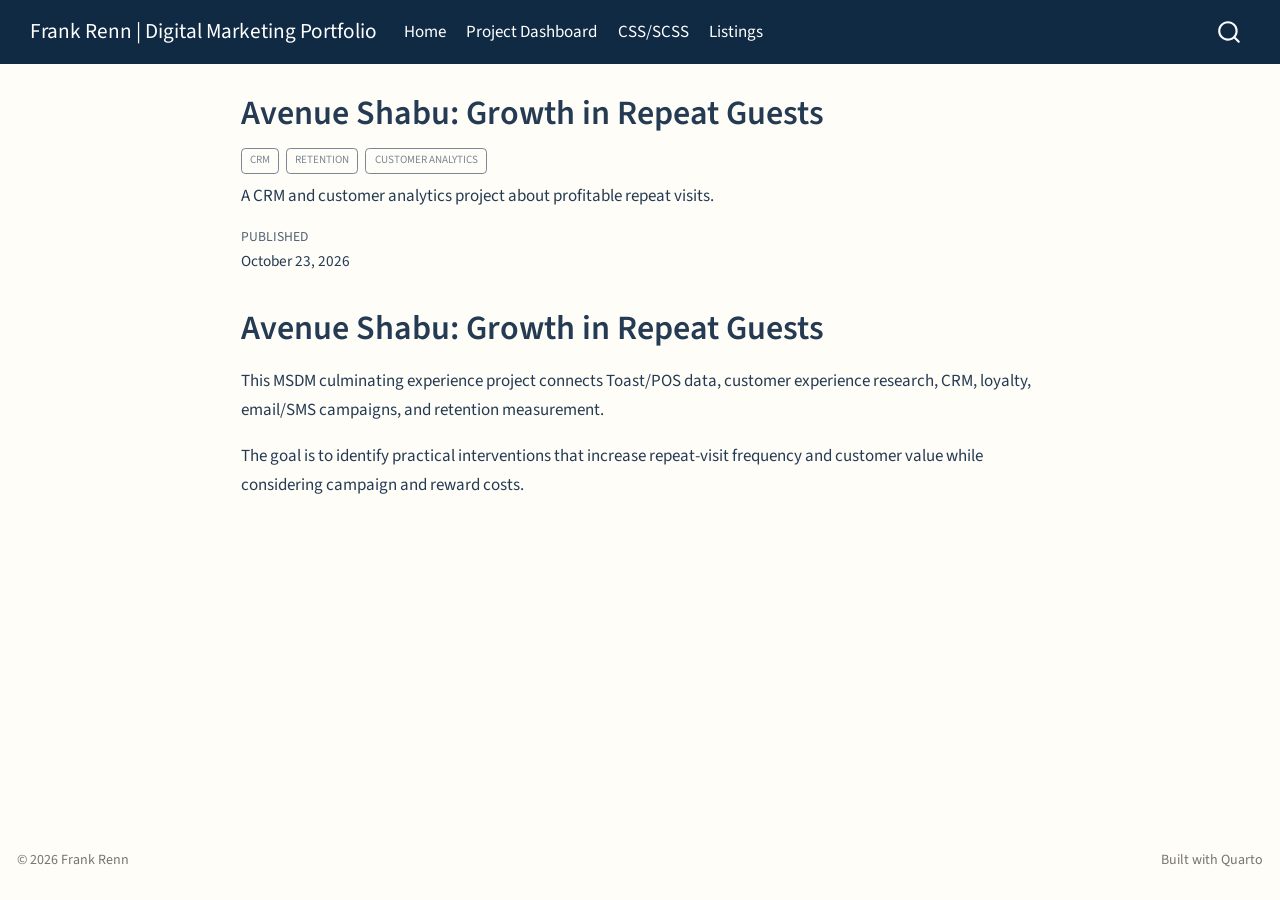
<file: docs/projects/avenue-shabu.html>
<!DOCTYPE html>
<html xmlns="http://www.w3.org/1999/xhtml" lang="en" xml:lang="en"><head>

<meta charset="utf-8">
<meta name="generator" content="quarto-1.9.38">

<meta name="viewport" content="width=device-width, initial-scale=1.0, user-scalable=yes">

<meta name="dcterms.date" content="2026-10-23">
<meta name="description" content="A CRM and customer analytics project about profitable repeat visits.">

<title>Avenue Shabu: Growth in Repeat Guests – Frank Renn | Digital Marketing Portfolio</title>
<style>
/* Default styles provided by pandoc.
** See https://pandoc.org/MANUAL.html#variables-for-html for config info.
*/
code{white-space: pre-wrap;}
span.smallcaps{font-variant: small-caps;}
div.columns{display: flex; gap: min(4vw, 1.5em);}
div.column{flex: auto; overflow-x: auto;}
div.hanging-indent{margin-left: 1.5em; text-indent: -1.5em;}
ul.task-list{list-style: none;}
ul.task-list li input[type="checkbox"] {
  width: 0.8em;
  margin: 0 0.8em 0.2em -1em; /* quarto-specific, see https://github.com/quarto-dev/quarto-cli/issues/4556 */ 
  vertical-align: middle;
}
</style>


<script src="../site_libs/quarto-nav/quarto-nav.js"></script>
<script src="../site_libs/quarto-nav/headroom.min.js"></script>
<script src="../site_libs/clipboard/clipboard.min.js"></script>
<script src="../site_libs/quarto-search/autocomplete.umd.js"></script>
<script src="../site_libs/quarto-search/fuse.min.js"></script>
<script src="../site_libs/quarto-search/quarto-search.js"></script>
<meta name="quarto:offset" content="../">
<script src="../site_libs/quarto-html/quarto.js" type="module"></script>
<script src="../site_libs/quarto-html/tabsets/tabsets.js" type="module"></script>
<script src="../site_libs/quarto-html/popper.min.js"></script>
<script src="../site_libs/quarto-html/tippy.umd.min.js"></script>
<script src="../site_libs/quarto-html/anchor.min.js"></script>
<link href="../site_libs/quarto-html/tippy.css" rel="stylesheet">
<link href="../site_libs/quarto-html/quarto-syntax-highlighting-15634bcf2e68342d4ad2dfa704d543f6.css" rel="stylesheet" id="quarto-text-highlighting-styles">
<script src="../site_libs/bootstrap/bootstrap.min.js"></script>
<link href="../site_libs/bootstrap/bootstrap-icons.css" rel="stylesheet">
<link href="../site_libs/bootstrap/bootstrap-34987556d13391491d8d7552534503f0.min.css" rel="stylesheet" append-hash="true" id="quarto-bootstrap" data-mode="light">
<script id="quarto-search-options" type="application/json">{
  "location": "navbar",
  "copy-button": false,
  "collapse-after": 3,
  "panel-placement": "end",
  "type": "overlay",
  "limit": 50,
  "keyboard-shortcut": [
    "f",
    "/",
    "s"
  ],
  "show-item-context": false,
  "language": {
    "search-no-results-text": "No results",
    "search-matching-documents-text": "matching documents",
    "search-copy-link-title": "Copy link to search",
    "search-hide-matches-text": "Hide additional matches",
    "search-more-match-text": "more match in this document",
    "search-more-matches-text": "more matches in this document",
    "search-clear-button-title": "Clear",
    "search-text-placeholder": "",
    "search-detached-cancel-button-title": "Cancel",
    "search-submit-button-title": "Submit",
    "search-label": "Search"
  }
}</script>
<style>html{ scroll-behavior: smooth; }</style>


</head>

<body class="nav-fixed fullcontent quarto-light">

<div id="quarto-search-results"></div>
  <header id="quarto-header" class="headroom fixed-top">
    <nav class="navbar navbar-expand-lg " data-bs-theme="dark">
      <div class="navbar-container container-fluid">
      <div class="navbar-brand-container mx-auto">
    <a class="navbar-brand" href="../index.html">
    <span class="navbar-title">Frank Renn | Digital Marketing Portfolio</span>
    </a>
  </div>
            <div id="quarto-search" class="" title="Search"></div>
          <button class="navbar-toggler" type="button" data-bs-toggle="collapse" data-bs-target="#navbarCollapse" aria-controls="navbarCollapse" role="menu" aria-expanded="false" aria-label="Toggle navigation" onclick="if (window.quartoToggleHeadroom) { window.quartoToggleHeadroom(); }">
  <span class="navbar-toggler-icon"></span>
</button>
          <div class="collapse navbar-collapse" id="navbarCollapse">
            <ul class="navbar-nav navbar-nav-scroll me-auto">
  <li class="nav-item">
    <a class="nav-link" href="../index.html"> 
<span class="menu-text">Home</span></a>
  </li>  
  <li class="nav-item">
    <a class="nav-link" href="../dashboard.html"> 
<span class="menu-text">Project Dashboard</span></a>
  </li>  
  <li class="nav-item">
    <a class="nav-link" href="../css.html"> 
<span class="menu-text">CSS/SCSS</span></a>
  </li>  
  <li class="nav-item">
    <a class="nav-link" href="../listings.html"> 
<span class="menu-text">Listings</span></a>
  </li>  
</ul>
          </div> <!-- /navcollapse -->
            <div class="quarto-navbar-tools">
</div>
      </div> <!-- /container-fluid -->
    </nav>
</header>
<!-- content -->
<div id="quarto-content" class="quarto-container page-columns page-rows-contents page-layout-article page-navbar">
<!-- sidebar -->
<!-- margin-sidebar -->
    
<!-- main -->
<main class="content" id="quarto-document-content">

<header id="title-block-header" class="quarto-title-block default">
<div class="quarto-title">
<h1 class="title">Avenue Shabu: Growth in Repeat Guests</h1>
  <div class="quarto-categories">
    <div class="quarto-category">CRM</div>
    <div class="quarto-category">retention</div>
    <div class="quarto-category">customer analytics</div>
  </div>
  </div>

<div>
  <div class="description">
    A CRM and customer analytics project about profitable repeat visits.
  </div>
</div>


<div class="quarto-title-meta">

    
    <div>
    <div class="quarto-title-meta-heading">Published</div>
    <div class="quarto-title-meta-contents">
      <p class="date">October 23, 2026</p>
    </div>
  </div>
  
    
  </div>
  


</header>


<section id="avenue-shabu-growth-in-repeat-guests" class="level1">
<h1>Avenue Shabu: Growth in Repeat Guests</h1>
<p>This MSDM culminating experience project connects Toast/POS data, customer experience research, CRM, loyalty, email/SMS campaigns, and retention measurement.</p>
<p>The goal is to identify practical interventions that increase repeat-visit frequency and customer value while considering campaign and reward costs.</p>


</section>

</main> <!-- /main -->
<script id="quarto-html-after-body" type="application/javascript">
  window.document.addEventListener("DOMContentLoaded", function (event) {
    const icon = "";
    const anchorJS = new window.AnchorJS();
    anchorJS.options = {
      placement: 'right',
      icon: icon
    };
    anchorJS.add('.anchored');
    const isCodeAnnotation = (el) => {
      for (const clz of el.classList) {
        if (clz.startsWith('code-annotation-')) {                     
          return true;
        }
      }
      return false;
    }
    const onCopySuccess = function(e) {
      // button target
      const button = e.trigger;
      // don't keep focus
      button.blur();
      // flash "checked"
      button.classList.add('code-copy-button-checked');
      var currentTitle = button.getAttribute("title");
      button.setAttribute("title", "Copied!");
      let tooltip;
      if (window.bootstrap) {
        button.setAttribute("data-bs-toggle", "tooltip");
        button.setAttribute("data-bs-placement", "left");
        button.setAttribute("data-bs-title", "Copied!");
        tooltip = new bootstrap.Tooltip(button, 
          { trigger: "manual", 
            customClass: "code-copy-button-tooltip",
            offset: [0, -8]});
        tooltip.show();    
      }
      setTimeout(function() {
        if (tooltip) {
          tooltip.hide();
          button.removeAttribute("data-bs-title");
          button.removeAttribute("data-bs-toggle");
          button.removeAttribute("data-bs-placement");
        }
        button.setAttribute("title", currentTitle);
        button.classList.remove('code-copy-button-checked');
      }, 1000);
      // clear code selection
      e.clearSelection();
    }
    const getTextToCopy = function(trigger) {
      const outerScaffold = trigger.parentElement.cloneNode(true);
      const codeEl = outerScaffold.querySelector('code');
      for (const childEl of codeEl.children) {
        if (isCodeAnnotation(childEl)) {
          childEl.remove();
        }
      }
      return codeEl.innerText;
    }
    const clipboard = new window.ClipboardJS('.code-copy-button:not([data-in-quarto-modal])', {
      text: getTextToCopy
    });
    clipboard.on('success', onCopySuccess);
    if (window.document.getElementById('quarto-embedded-source-code-modal')) {
      const clipboardModal = new window.ClipboardJS('.code-copy-button[data-in-quarto-modal]', {
        text: getTextToCopy,
        container: window.document.getElementById('quarto-embedded-source-code-modal')
      });
      clipboardModal.on('success', onCopySuccess);
    }
      var localhostRegex = new RegExp(/^(?:http|https):\/\/localhost\:?[0-9]*\//);
      var mailtoRegex = new RegExp(/^mailto:/);
        var filterRegex = new RegExp('/' + window.location.host + '/');
      var isInternal = (href) => {
          return filterRegex.test(href) || localhostRegex.test(href) || mailtoRegex.test(href);
      }
      // Inspect non-navigation links and adorn them if external
     var links = window.document.querySelectorAll('a[href]:not(.nav-link):not(.navbar-brand):not(.toc-action):not(.sidebar-link):not(.sidebar-item-toggle):not(.pagination-link):not(.no-external):not([aria-hidden]):not(.dropdown-item):not(.quarto-navigation-tool):not(.about-link)');
      for (var i=0; i<links.length; i++) {
        const link = links[i];
        if (!isInternal(link.href)) {
          // undo the damage that might have been done by quarto-nav.js in the case of
          // links that we want to consider external
          if (link.dataset.originalHref !== undefined) {
            link.href = link.dataset.originalHref;
          }
        }
      }
    function tippyHover(el, contentFn, onTriggerFn, onUntriggerFn) {
      const config = {
        allowHTML: true,
        maxWidth: 500,
        delay: 100,
        arrow: false,
        appendTo: function(el) {
            return el.parentElement;
        },
        interactive: true,
        interactiveBorder: 10,
        theme: 'quarto',
        placement: 'bottom-start',
      };
      if (contentFn) {
        config.content = contentFn;
      }
      if (onTriggerFn) {
        config.onTrigger = onTriggerFn;
      }
      if (onUntriggerFn) {
        config.onUntrigger = onUntriggerFn;
      }
      window.tippy(el, config); 
    }
    const noterefs = window.document.querySelectorAll('a[role="doc-noteref"]');
    for (var i=0; i<noterefs.length; i++) {
      const ref = noterefs[i];
      tippyHover(ref, function() {
        // use id or data attribute instead here
        let href = ref.getAttribute('data-footnote-href') || ref.getAttribute('href');
        try { href = new URL(href).hash; } catch {}
        const id = href.replace(/^#\/?/, "");
        const note = window.document.getElementById(id);
        if (note) {
          return note.innerHTML;
        } else {
          return "";
        }
      });
    }
    const xrefs = window.document.querySelectorAll('a.quarto-xref');
    const processXRef = (id, note) => {
      // Strip column container classes
      const stripColumnClz = (el) => {
        el.classList.remove("page-full", "page-columns");
        if (el.children) {
          for (const child of el.children) {
            stripColumnClz(child);
          }
        }
      }
      stripColumnClz(note)
      if (id === null || id.startsWith('sec-')) {
        // Special case sections, only their first couple elements
        const container = document.createElement("div");
        if (note.children && note.children.length > 2) {
          container.appendChild(note.children[0].cloneNode(true));
          for (let i = 1; i < note.children.length; i++) {
            const child = note.children[i];
            if (child.tagName === "P" && child.innerText === "") {
              continue;
            } else {
              container.appendChild(child.cloneNode(true));
              break;
            }
          }
          if (window.Quarto?.typesetMath) {
            window.Quarto.typesetMath(container);
          }
          return container.innerHTML
        } else {
          if (window.Quarto?.typesetMath) {
            window.Quarto.typesetMath(note);
          }
          return note.innerHTML;
        }
      } else {
        // Remove any anchor links if they are present
        const anchorLink = note.querySelector('a.anchorjs-link');
        if (anchorLink) {
          anchorLink.remove();
        }
        if (window.Quarto?.typesetMath) {
          window.Quarto.typesetMath(note);
        }
        if (note.classList.contains("callout")) {
          return note.outerHTML;
        } else {
          return note.innerHTML;
        }
      }
    }
    for (var i=0; i<xrefs.length; i++) {
      const xref = xrefs[i];
      tippyHover(xref, undefined, function(instance) {
        instance.disable();
        let url = xref.getAttribute('href');
        let hash = undefined; 
        if (url.startsWith('#')) {
          hash = url;
        } else {
          try { hash = new URL(url).hash; } catch {}
        }
        if (hash) {
          const id = hash.replace(/^#\/?/, "");
          const note = window.document.getElementById(id);
          if (note !== null) {
            try {
              const html = processXRef(id, note.cloneNode(true));
              instance.setContent(html);
            } finally {
              instance.enable();
              instance.show();
            }
          } else {
            // See if we can fetch this
            fetch(url.split('#')[0])
            .then(res => res.text())
            .then(html => {
              const parser = new DOMParser();
              const htmlDoc = parser.parseFromString(html, "text/html");
              const note = htmlDoc.getElementById(id);
              if (note !== null) {
                const html = processXRef(id, note);
                instance.setContent(html);
              } 
            }).finally(() => {
              instance.enable();
              instance.show();
            });
          }
        } else {
          // See if we can fetch a full url (with no hash to target)
          // This is a special case and we should probably do some content thinning / targeting
          fetch(url)
          .then(res => res.text())
          .then(html => {
            const parser = new DOMParser();
            const htmlDoc = parser.parseFromString(html, "text/html");
            const note = htmlDoc.querySelector('main.content');
            if (note !== null) {
              // This should only happen for chapter cross references
              // (since there is no id in the URL)
              // remove the first header
              if (note.children.length > 0 && note.children[0].tagName === "HEADER") {
                note.children[0].remove();
              }
              const html = processXRef(null, note);
              instance.setContent(html);
            } 
          }).finally(() => {
            instance.enable();
            instance.show();
          });
        }
      }, function(instance) {
      });
    }
        let selectedAnnoteEl;
        const selectorForAnnotation = ( cell, annotation) => {
          let cellAttr = 'data-code-cell="' + cell + '"';
          let lineAttr = 'data-code-annotation="' +  annotation + '"';
          const selector = 'span[' + cellAttr + '][' + lineAttr + ']';
          return selector;
        }
        const selectCodeLines = (annoteEl) => {
          const doc = window.document;
          const targetCell = annoteEl.getAttribute("data-target-cell");
          const targetAnnotation = annoteEl.getAttribute("data-target-annotation");
          const annoteSpan = window.document.querySelector(selectorForAnnotation(targetCell, targetAnnotation));
          const lines = annoteSpan.getAttribute("data-code-lines").split(",");
          const lineIds = lines.map((line) => {
            return targetCell + "-" + line;
          })
          let top = null;
          let height = null;
          let parent = null;
          if (lineIds.length > 0) {
              //compute the position of the single el (top and bottom and make a div)
              const el = window.document.getElementById(lineIds[0]);
              top = el.offsetTop;
              height = el.offsetHeight;
              parent = el.parentElement.parentElement;
            if (lineIds.length > 1) {
              const lastEl = window.document.getElementById(lineIds[lineIds.length - 1]);
              const bottom = lastEl.offsetTop + lastEl.offsetHeight;
              height = bottom - top;
            }
            if (top !== null && height !== null && parent !== null) {
              // cook up a div (if necessary) and position it 
              let div = window.document.getElementById("code-annotation-line-highlight");
              if (div === null) {
                div = window.document.createElement("div");
                div.setAttribute("id", "code-annotation-line-highlight");
                div.style.position = 'absolute';
                parent.appendChild(div);
              }
              div.style.top = top - 2 + "px";
              div.style.height = height + 4 + "px";
              div.style.left = 0;
              let gutterDiv = window.document.getElementById("code-annotation-line-highlight-gutter");
              if (gutterDiv === null) {
                gutterDiv = window.document.createElement("div");
                gutterDiv.setAttribute("id", "code-annotation-line-highlight-gutter");
                gutterDiv.style.position = 'absolute';
                const codeCell = window.document.getElementById(targetCell);
                const gutter = codeCell.querySelector('.code-annotation-gutter');
                gutter.appendChild(gutterDiv);
              }
              gutterDiv.style.top = top - 2 + "px";
              gutterDiv.style.height = height + 4 + "px";
            }
            selectedAnnoteEl = annoteEl;
          }
        };
        const unselectCodeLines = () => {
          const elementsIds = ["code-annotation-line-highlight", "code-annotation-line-highlight-gutter"];
          elementsIds.forEach((elId) => {
            const div = window.document.getElementById(elId);
            if (div) {
              div.remove();
            }
          });
          selectedAnnoteEl = undefined;
        };
          // Handle positioning of the toggle
      window.addEventListener(
        "resize",
        throttle(() => {
          elRect = undefined;
          if (selectedAnnoteEl) {
            selectCodeLines(selectedAnnoteEl);
          }
        }, 10)
      );
      function throttle(fn, ms) {
      let throttle = false;
      let timer;
        return (...args) => {
          if(!throttle) { // first call gets through
              fn.apply(this, args);
              throttle = true;
          } else { // all the others get throttled
              if(timer) clearTimeout(timer); // cancel #2
              timer = setTimeout(() => {
                fn.apply(this, args);
                timer = throttle = false;
              }, ms);
          }
        };
      }
        // Attach click handler to the DT
        const annoteDls = window.document.querySelectorAll('dt[data-target-cell]');
        for (const annoteDlNode of annoteDls) {
          annoteDlNode.addEventListener('click', (event) => {
            const clickedEl = event.target;
            if (clickedEl !== selectedAnnoteEl) {
              unselectCodeLines();
              const activeEl = window.document.querySelector('dt[data-target-cell].code-annotation-active');
              if (activeEl) {
                activeEl.classList.remove('code-annotation-active');
              }
              selectCodeLines(clickedEl);
              clickedEl.classList.add('code-annotation-active');
            } else {
              // Unselect the line
              unselectCodeLines();
              clickedEl.classList.remove('code-annotation-active');
            }
          });
        }
    const findCites = (el) => {
      const parentEl = el.parentElement;
      if (parentEl) {
        const cites = parentEl.dataset.cites;
        if (cites) {
          return {
            el,
            cites: cites.split(' ')
          };
        } else {
          return findCites(el.parentElement)
        }
      } else {
        return undefined;
      }
    };
    var bibliorefs = window.document.querySelectorAll('a[role="doc-biblioref"]');
    for (var i=0; i<bibliorefs.length; i++) {
      const ref = bibliorefs[i];
      const citeInfo = findCites(ref);
      if (citeInfo) {
        tippyHover(citeInfo.el, function() {
          var popup = window.document.createElement('div');
          citeInfo.cites.forEach(function(cite) {
            var citeDiv = window.document.createElement('div');
            citeDiv.classList.add('hanging-indent');
            citeDiv.classList.add('csl-entry');
            var biblioDiv = window.document.getElementById('ref-' + cite);
            if (biblioDiv) {
              citeDiv.innerHTML = biblioDiv.innerHTML;
            }
            popup.appendChild(citeDiv);
          });
          return popup.innerHTML;
        });
      }
    }
  });
  </script>
</div> <!-- /content -->
<footer class="footer">
  <div class="nav-footer">
    <div class="nav-footer-left">
<p>© 2026 Frank Renn</p>
</div>   
    <div class="nav-footer-center">
      &nbsp;
    </div>
    <div class="nav-footer-right">
<p>Built with Quarto</p>
</div>
  </div>
</footer>




<script src="../site_libs/quarto-html/zenscroll-min.js"></script>
</body></html>
</file>
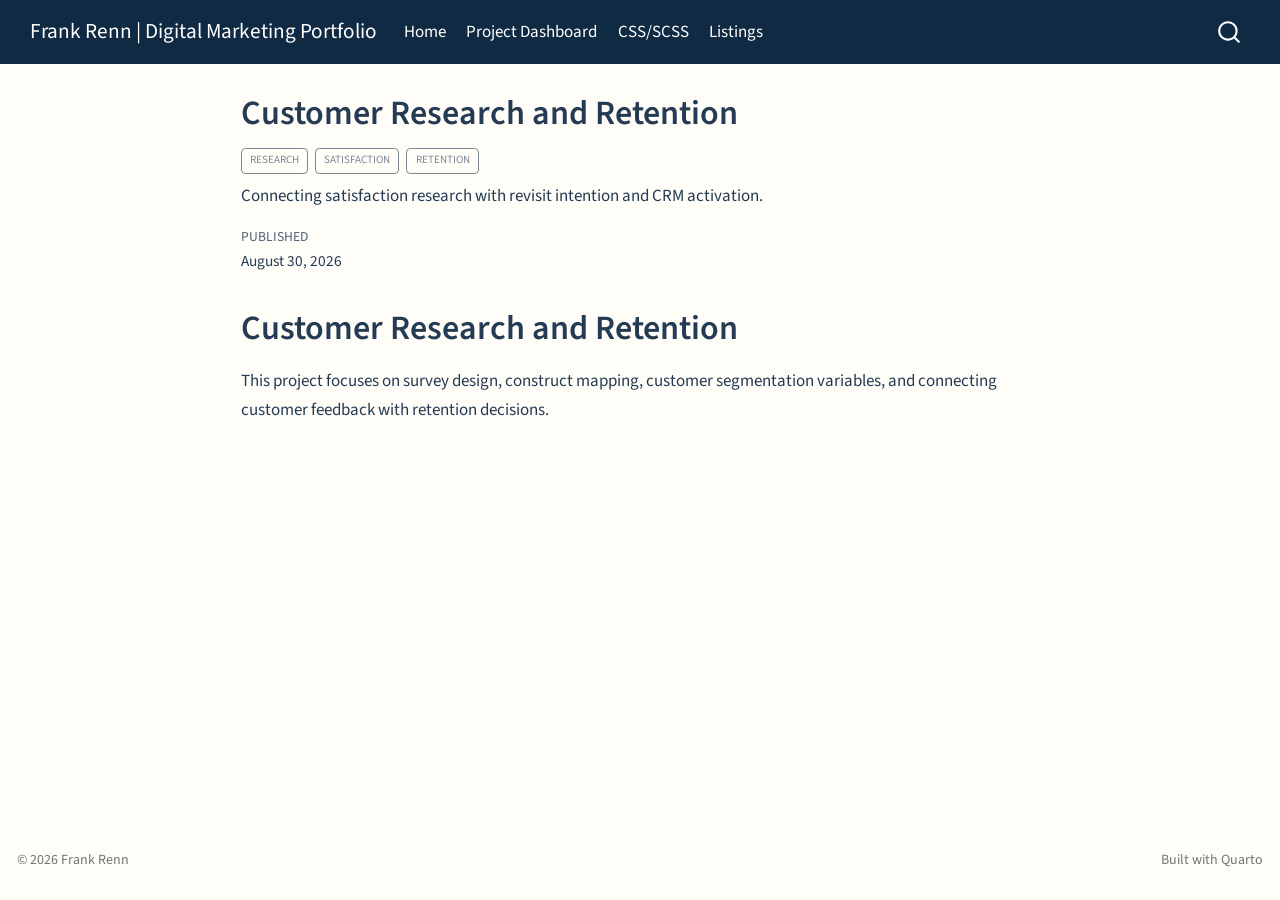
<file: docs/projects/customer-research.html>
<!DOCTYPE html>
<html xmlns="http://www.w3.org/1999/xhtml" lang="en" xml:lang="en"><head>

<meta charset="utf-8">
<meta name="generator" content="quarto-1.9.38">

<meta name="viewport" content="width=device-width, initial-scale=1.0, user-scalable=yes">

<meta name="dcterms.date" content="2026-08-30">
<meta name="description" content="Connecting satisfaction research with revisit intention and CRM activation.">

<title>Customer Research and Retention – Frank Renn | Digital Marketing Portfolio</title>
<style>
/* Default styles provided by pandoc.
** See https://pandoc.org/MANUAL.html#variables-for-html for config info.
*/
code{white-space: pre-wrap;}
span.smallcaps{font-variant: small-caps;}
div.columns{display: flex; gap: min(4vw, 1.5em);}
div.column{flex: auto; overflow-x: auto;}
div.hanging-indent{margin-left: 1.5em; text-indent: -1.5em;}
ul.task-list{list-style: none;}
ul.task-list li input[type="checkbox"] {
  width: 0.8em;
  margin: 0 0.8em 0.2em -1em; /* quarto-specific, see https://github.com/quarto-dev/quarto-cli/issues/4556 */ 
  vertical-align: middle;
}
</style>


<script src="../site_libs/quarto-nav/quarto-nav.js"></script>
<script src="../site_libs/quarto-nav/headroom.min.js"></script>
<script src="../site_libs/clipboard/clipboard.min.js"></script>
<script src="../site_libs/quarto-search/autocomplete.umd.js"></script>
<script src="../site_libs/quarto-search/fuse.min.js"></script>
<script src="../site_libs/quarto-search/quarto-search.js"></script>
<meta name="quarto:offset" content="../">
<script src="../site_libs/quarto-html/quarto.js" type="module"></script>
<script src="../site_libs/quarto-html/tabsets/tabsets.js" type="module"></script>
<script src="../site_libs/quarto-html/popper.min.js"></script>
<script src="../site_libs/quarto-html/tippy.umd.min.js"></script>
<script src="../site_libs/quarto-html/anchor.min.js"></script>
<link href="../site_libs/quarto-html/tippy.css" rel="stylesheet">
<link href="../site_libs/quarto-html/quarto-syntax-highlighting-15634bcf2e68342d4ad2dfa704d543f6.css" rel="stylesheet" id="quarto-text-highlighting-styles">
<script src="../site_libs/bootstrap/bootstrap.min.js"></script>
<link href="../site_libs/bootstrap/bootstrap-icons.css" rel="stylesheet">
<link href="../site_libs/bootstrap/bootstrap-34987556d13391491d8d7552534503f0.min.css" rel="stylesheet" append-hash="true" id="quarto-bootstrap" data-mode="light">
<script id="quarto-search-options" type="application/json">{
  "location": "navbar",
  "copy-button": false,
  "collapse-after": 3,
  "panel-placement": "end",
  "type": "overlay",
  "limit": 50,
  "keyboard-shortcut": [
    "f",
    "/",
    "s"
  ],
  "show-item-context": false,
  "language": {
    "search-no-results-text": "No results",
    "search-matching-documents-text": "matching documents",
    "search-copy-link-title": "Copy link to search",
    "search-hide-matches-text": "Hide additional matches",
    "search-more-match-text": "more match in this document",
    "search-more-matches-text": "more matches in this document",
    "search-clear-button-title": "Clear",
    "search-text-placeholder": "",
    "search-detached-cancel-button-title": "Cancel",
    "search-submit-button-title": "Submit",
    "search-label": "Search"
  }
}</script>
<style>html{ scroll-behavior: smooth; }</style>


</head>

<body class="nav-fixed fullcontent quarto-light">

<div id="quarto-search-results"></div>
  <header id="quarto-header" class="headroom fixed-top">
    <nav class="navbar navbar-expand-lg " data-bs-theme="dark">
      <div class="navbar-container container-fluid">
      <div class="navbar-brand-container mx-auto">
    <a class="navbar-brand" href="../index.html">
    <span class="navbar-title">Frank Renn | Digital Marketing Portfolio</span>
    </a>
  </div>
            <div id="quarto-search" class="" title="Search"></div>
          <button class="navbar-toggler" type="button" data-bs-toggle="collapse" data-bs-target="#navbarCollapse" aria-controls="navbarCollapse" role="menu" aria-expanded="false" aria-label="Toggle navigation" onclick="if (window.quartoToggleHeadroom) { window.quartoToggleHeadroom(); }">
  <span class="navbar-toggler-icon"></span>
</button>
          <div class="collapse navbar-collapse" id="navbarCollapse">
            <ul class="navbar-nav navbar-nav-scroll me-auto">
  <li class="nav-item">
    <a class="nav-link" href="../index.html"> 
<span class="menu-text">Home</span></a>
  </li>  
  <li class="nav-item">
    <a class="nav-link" href="../dashboard.html"> 
<span class="menu-text">Project Dashboard</span></a>
  </li>  
  <li class="nav-item">
    <a class="nav-link" href="../css.html"> 
<span class="menu-text">CSS/SCSS</span></a>
  </li>  
  <li class="nav-item">
    <a class="nav-link" href="../listings.html"> 
<span class="menu-text">Listings</span></a>
  </li>  
</ul>
          </div> <!-- /navcollapse -->
            <div class="quarto-navbar-tools">
</div>
      </div> <!-- /container-fluid -->
    </nav>
</header>
<!-- content -->
<div id="quarto-content" class="quarto-container page-columns page-rows-contents page-layout-article page-navbar">
<!-- sidebar -->
<!-- margin-sidebar -->
    
<!-- main -->
<main class="content" id="quarto-document-content">

<header id="title-block-header" class="quarto-title-block default">
<div class="quarto-title">
<h1 class="title">Customer Research and Retention</h1>
  <div class="quarto-categories">
    <div class="quarto-category">research</div>
    <div class="quarto-category">satisfaction</div>
    <div class="quarto-category">retention</div>
  </div>
  </div>

<div>
  <div class="description">
    Connecting satisfaction research with revisit intention and CRM activation.
  </div>
</div>


<div class="quarto-title-meta">

    
    <div>
    <div class="quarto-title-meta-heading">Published</div>
    <div class="quarto-title-meta-contents">
      <p class="date">August 30, 2026</p>
    </div>
  </div>
  
    
  </div>
  


</header>


<section id="customer-research-and-retention" class="level1">
<h1>Customer Research and Retention</h1>
<p>This project focuses on survey design, construct mapping, customer segmentation variables, and connecting customer feedback with retention decisions.</p>


</section>

</main> <!-- /main -->
<script id="quarto-html-after-body" type="application/javascript">
  window.document.addEventListener("DOMContentLoaded", function (event) {
    const icon = "";
    const anchorJS = new window.AnchorJS();
    anchorJS.options = {
      placement: 'right',
      icon: icon
    };
    anchorJS.add('.anchored');
    const isCodeAnnotation = (el) => {
      for (const clz of el.classList) {
        if (clz.startsWith('code-annotation-')) {                     
          return true;
        }
      }
      return false;
    }
    const onCopySuccess = function(e) {
      // button target
      const button = e.trigger;
      // don't keep focus
      button.blur();
      // flash "checked"
      button.classList.add('code-copy-button-checked');
      var currentTitle = button.getAttribute("title");
      button.setAttribute("title", "Copied!");
      let tooltip;
      if (window.bootstrap) {
        button.setAttribute("data-bs-toggle", "tooltip");
        button.setAttribute("data-bs-placement", "left");
        button.setAttribute("data-bs-title", "Copied!");
        tooltip = new bootstrap.Tooltip(button, 
          { trigger: "manual", 
            customClass: "code-copy-button-tooltip",
            offset: [0, -8]});
        tooltip.show();    
      }
      setTimeout(function() {
        if (tooltip) {
          tooltip.hide();
          button.removeAttribute("data-bs-title");
          button.removeAttribute("data-bs-toggle");
          button.removeAttribute("data-bs-placement");
        }
        button.setAttribute("title", currentTitle);
        button.classList.remove('code-copy-button-checked');
      }, 1000);
      // clear code selection
      e.clearSelection();
    }
    const getTextToCopy = function(trigger) {
      const outerScaffold = trigger.parentElement.cloneNode(true);
      const codeEl = outerScaffold.querySelector('code');
      for (const childEl of codeEl.children) {
        if (isCodeAnnotation(childEl)) {
          childEl.remove();
        }
      }
      return codeEl.innerText;
    }
    const clipboard = new window.ClipboardJS('.code-copy-button:not([data-in-quarto-modal])', {
      text: getTextToCopy
    });
    clipboard.on('success', onCopySuccess);
    if (window.document.getElementById('quarto-embedded-source-code-modal')) {
      const clipboardModal = new window.ClipboardJS('.code-copy-button[data-in-quarto-modal]', {
        text: getTextToCopy,
        container: window.document.getElementById('quarto-embedded-source-code-modal')
      });
      clipboardModal.on('success', onCopySuccess);
    }
      var localhostRegex = new RegExp(/^(?:http|https):\/\/localhost\:?[0-9]*\//);
      var mailtoRegex = new RegExp(/^mailto:/);
        var filterRegex = new RegExp('/' + window.location.host + '/');
      var isInternal = (href) => {
          return filterRegex.test(href) || localhostRegex.test(href) || mailtoRegex.test(href);
      }
      // Inspect non-navigation links and adorn them if external
     var links = window.document.querySelectorAll('a[href]:not(.nav-link):not(.navbar-brand):not(.toc-action):not(.sidebar-link):not(.sidebar-item-toggle):not(.pagination-link):not(.no-external):not([aria-hidden]):not(.dropdown-item):not(.quarto-navigation-tool):not(.about-link)');
      for (var i=0; i<links.length; i++) {
        const link = links[i];
        if (!isInternal(link.href)) {
          // undo the damage that might have been done by quarto-nav.js in the case of
          // links that we want to consider external
          if (link.dataset.originalHref !== undefined) {
            link.href = link.dataset.originalHref;
          }
        }
      }
    function tippyHover(el, contentFn, onTriggerFn, onUntriggerFn) {
      const config = {
        allowHTML: true,
        maxWidth: 500,
        delay: 100,
        arrow: false,
        appendTo: function(el) {
            return el.parentElement;
        },
        interactive: true,
        interactiveBorder: 10,
        theme: 'quarto',
        placement: 'bottom-start',
      };
      if (contentFn) {
        config.content = contentFn;
      }
      if (onTriggerFn) {
        config.onTrigger = onTriggerFn;
      }
      if (onUntriggerFn) {
        config.onUntrigger = onUntriggerFn;
      }
      window.tippy(el, config); 
    }
    const noterefs = window.document.querySelectorAll('a[role="doc-noteref"]');
    for (var i=0; i<noterefs.length; i++) {
      const ref = noterefs[i];
      tippyHover(ref, function() {
        // use id or data attribute instead here
        let href = ref.getAttribute('data-footnote-href') || ref.getAttribute('href');
        try { href = new URL(href).hash; } catch {}
        const id = href.replace(/^#\/?/, "");
        const note = window.document.getElementById(id);
        if (note) {
          return note.innerHTML;
        } else {
          return "";
        }
      });
    }
    const xrefs = window.document.querySelectorAll('a.quarto-xref');
    const processXRef = (id, note) => {
      // Strip column container classes
      const stripColumnClz = (el) => {
        el.classList.remove("page-full", "page-columns");
        if (el.children) {
          for (const child of el.children) {
            stripColumnClz(child);
          }
        }
      }
      stripColumnClz(note)
      if (id === null || id.startsWith('sec-')) {
        // Special case sections, only their first couple elements
        const container = document.createElement("div");
        if (note.children && note.children.length > 2) {
          container.appendChild(note.children[0].cloneNode(true));
          for (let i = 1; i < note.children.length; i++) {
            const child = note.children[i];
            if (child.tagName === "P" && child.innerText === "") {
              continue;
            } else {
              container.appendChild(child.cloneNode(true));
              break;
            }
          }
          if (window.Quarto?.typesetMath) {
            window.Quarto.typesetMath(container);
          }
          return container.innerHTML
        } else {
          if (window.Quarto?.typesetMath) {
            window.Quarto.typesetMath(note);
          }
          return note.innerHTML;
        }
      } else {
        // Remove any anchor links if they are present
        const anchorLink = note.querySelector('a.anchorjs-link');
        if (anchorLink) {
          anchorLink.remove();
        }
        if (window.Quarto?.typesetMath) {
          window.Quarto.typesetMath(note);
        }
        if (note.classList.contains("callout")) {
          return note.outerHTML;
        } else {
          return note.innerHTML;
        }
      }
    }
    for (var i=0; i<xrefs.length; i++) {
      const xref = xrefs[i];
      tippyHover(xref, undefined, function(instance) {
        instance.disable();
        let url = xref.getAttribute('href');
        let hash = undefined; 
        if (url.startsWith('#')) {
          hash = url;
        } else {
          try { hash = new URL(url).hash; } catch {}
        }
        if (hash) {
          const id = hash.replace(/^#\/?/, "");
          const note = window.document.getElementById(id);
          if (note !== null) {
            try {
              const html = processXRef(id, note.cloneNode(true));
              instance.setContent(html);
            } finally {
              instance.enable();
              instance.show();
            }
          } else {
            // See if we can fetch this
            fetch(url.split('#')[0])
            .then(res => res.text())
            .then(html => {
              const parser = new DOMParser();
              const htmlDoc = parser.parseFromString(html, "text/html");
              const note = htmlDoc.getElementById(id);
              if (note !== null) {
                const html = processXRef(id, note);
                instance.setContent(html);
              } 
            }).finally(() => {
              instance.enable();
              instance.show();
            });
          }
        } else {
          // See if we can fetch a full url (with no hash to target)
          // This is a special case and we should probably do some content thinning / targeting
          fetch(url)
          .then(res => res.text())
          .then(html => {
            const parser = new DOMParser();
            const htmlDoc = parser.parseFromString(html, "text/html");
            const note = htmlDoc.querySelector('main.content');
            if (note !== null) {
              // This should only happen for chapter cross references
              // (since there is no id in the URL)
              // remove the first header
              if (note.children.length > 0 && note.children[0].tagName === "HEADER") {
                note.children[0].remove();
              }
              const html = processXRef(null, note);
              instance.setContent(html);
            } 
          }).finally(() => {
            instance.enable();
            instance.show();
          });
        }
      }, function(instance) {
      });
    }
        let selectedAnnoteEl;
        const selectorForAnnotation = ( cell, annotation) => {
          let cellAttr = 'data-code-cell="' + cell + '"';
          let lineAttr = 'data-code-annotation="' +  annotation + '"';
          const selector = 'span[' + cellAttr + '][' + lineAttr + ']';
          return selector;
        }
        const selectCodeLines = (annoteEl) => {
          const doc = window.document;
          const targetCell = annoteEl.getAttribute("data-target-cell");
          const targetAnnotation = annoteEl.getAttribute("data-target-annotation");
          const annoteSpan = window.document.querySelector(selectorForAnnotation(targetCell, targetAnnotation));
          const lines = annoteSpan.getAttribute("data-code-lines").split(",");
          const lineIds = lines.map((line) => {
            return targetCell + "-" + line;
          })
          let top = null;
          let height = null;
          let parent = null;
          if (lineIds.length > 0) {
              //compute the position of the single el (top and bottom and make a div)
              const el = window.document.getElementById(lineIds[0]);
              top = el.offsetTop;
              height = el.offsetHeight;
              parent = el.parentElement.parentElement;
            if (lineIds.length > 1) {
              const lastEl = window.document.getElementById(lineIds[lineIds.length - 1]);
              const bottom = lastEl.offsetTop + lastEl.offsetHeight;
              height = bottom - top;
            }
            if (top !== null && height !== null && parent !== null) {
              // cook up a div (if necessary) and position it 
              let div = window.document.getElementById("code-annotation-line-highlight");
              if (div === null) {
                div = window.document.createElement("div");
                div.setAttribute("id", "code-annotation-line-highlight");
                div.style.position = 'absolute';
                parent.appendChild(div);
              }
              div.style.top = top - 2 + "px";
              div.style.height = height + 4 + "px";
              div.style.left = 0;
              let gutterDiv = window.document.getElementById("code-annotation-line-highlight-gutter");
              if (gutterDiv === null) {
                gutterDiv = window.document.createElement("div");
                gutterDiv.setAttribute("id", "code-annotation-line-highlight-gutter");
                gutterDiv.style.position = 'absolute';
                const codeCell = window.document.getElementById(targetCell);
                const gutter = codeCell.querySelector('.code-annotation-gutter');
                gutter.appendChild(gutterDiv);
              }
              gutterDiv.style.top = top - 2 + "px";
              gutterDiv.style.height = height + 4 + "px";
            }
            selectedAnnoteEl = annoteEl;
          }
        };
        const unselectCodeLines = () => {
          const elementsIds = ["code-annotation-line-highlight", "code-annotation-line-highlight-gutter"];
          elementsIds.forEach((elId) => {
            const div = window.document.getElementById(elId);
            if (div) {
              div.remove();
            }
          });
          selectedAnnoteEl = undefined;
        };
          // Handle positioning of the toggle
      window.addEventListener(
        "resize",
        throttle(() => {
          elRect = undefined;
          if (selectedAnnoteEl) {
            selectCodeLines(selectedAnnoteEl);
          }
        }, 10)
      );
      function throttle(fn, ms) {
      let throttle = false;
      let timer;
        return (...args) => {
          if(!throttle) { // first call gets through
              fn.apply(this, args);
              throttle = true;
          } else { // all the others get throttled
              if(timer) clearTimeout(timer); // cancel #2
              timer = setTimeout(() => {
                fn.apply(this, args);
                timer = throttle = false;
              }, ms);
          }
        };
      }
        // Attach click handler to the DT
        const annoteDls = window.document.querySelectorAll('dt[data-target-cell]');
        for (const annoteDlNode of annoteDls) {
          annoteDlNode.addEventListener('click', (event) => {
            const clickedEl = event.target;
            if (clickedEl !== selectedAnnoteEl) {
              unselectCodeLines();
              const activeEl = window.document.querySelector('dt[data-target-cell].code-annotation-active');
              if (activeEl) {
                activeEl.classList.remove('code-annotation-active');
              }
              selectCodeLines(clickedEl);
              clickedEl.classList.add('code-annotation-active');
            } else {
              // Unselect the line
              unselectCodeLines();
              clickedEl.classList.remove('code-annotation-active');
            }
          });
        }
    const findCites = (el) => {
      const parentEl = el.parentElement;
      if (parentEl) {
        const cites = parentEl.dataset.cites;
        if (cites) {
          return {
            el,
            cites: cites.split(' ')
          };
        } else {
          return findCites(el.parentElement)
        }
      } else {
        return undefined;
      }
    };
    var bibliorefs = window.document.querySelectorAll('a[role="doc-biblioref"]');
    for (var i=0; i<bibliorefs.length; i++) {
      const ref = bibliorefs[i];
      const citeInfo = findCites(ref);
      if (citeInfo) {
        tippyHover(citeInfo.el, function() {
          var popup = window.document.createElement('div');
          citeInfo.cites.forEach(function(cite) {
            var citeDiv = window.document.createElement('div');
            citeDiv.classList.add('hanging-indent');
            citeDiv.classList.add('csl-entry');
            var biblioDiv = window.document.getElementById('ref-' + cite);
            if (biblioDiv) {
              citeDiv.innerHTML = biblioDiv.innerHTML;
            }
            popup.appendChild(citeDiv);
          });
          return popup.innerHTML;
        });
      }
    }
  });
  </script>
</div> <!-- /content -->
<footer class="footer">
  <div class="nav-footer">
    <div class="nav-footer-left">
<p>© 2026 Frank Renn</p>
</div>   
    <div class="nav-footer-center">
      &nbsp;
    </div>
    <div class="nav-footer-right">
<p>Built with Quarto</p>
</div>
  </div>
</footer>




<script src="../site_libs/quarto-html/zenscroll-min.js"></script>
</body></html>
</file>
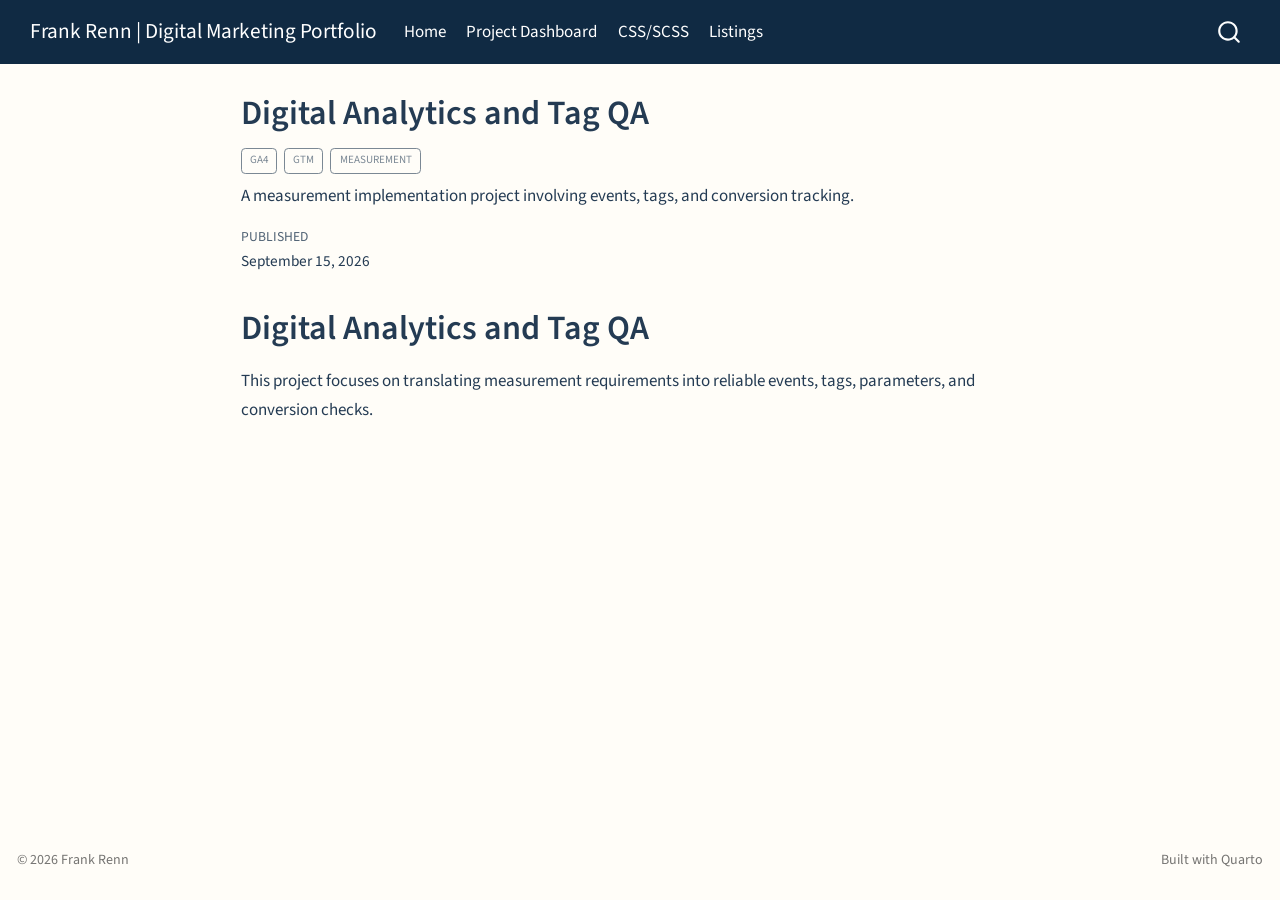
<file: docs/projects/digital-analytics.html>
<!DOCTYPE html>
<html xmlns="http://www.w3.org/1999/xhtml" lang="en" xml:lang="en"><head>

<meta charset="utf-8">
<meta name="generator" content="quarto-1.9.38">

<meta name="viewport" content="width=device-width, initial-scale=1.0, user-scalable=yes">

<meta name="dcterms.date" content="2026-09-15">
<meta name="description" content="A measurement implementation project involving events, tags, and conversion tracking.">

<title>Digital Analytics and Tag QA – Frank Renn | Digital Marketing Portfolio</title>
<style>
/* Default styles provided by pandoc.
** See https://pandoc.org/MANUAL.html#variables-for-html for config info.
*/
code{white-space: pre-wrap;}
span.smallcaps{font-variant: small-caps;}
div.columns{display: flex; gap: min(4vw, 1.5em);}
div.column{flex: auto; overflow-x: auto;}
div.hanging-indent{margin-left: 1.5em; text-indent: -1.5em;}
ul.task-list{list-style: none;}
ul.task-list li input[type="checkbox"] {
  width: 0.8em;
  margin: 0 0.8em 0.2em -1em; /* quarto-specific, see https://github.com/quarto-dev/quarto-cli/issues/4556 */ 
  vertical-align: middle;
}
</style>


<script src="../site_libs/quarto-nav/quarto-nav.js"></script>
<script src="../site_libs/quarto-nav/headroom.min.js"></script>
<script src="../site_libs/clipboard/clipboard.min.js"></script>
<script src="../site_libs/quarto-search/autocomplete.umd.js"></script>
<script src="../site_libs/quarto-search/fuse.min.js"></script>
<script src="../site_libs/quarto-search/quarto-search.js"></script>
<meta name="quarto:offset" content="../">
<script src="../site_libs/quarto-html/quarto.js" type="module"></script>
<script src="../site_libs/quarto-html/tabsets/tabsets.js" type="module"></script>
<script src="../site_libs/quarto-html/popper.min.js"></script>
<script src="../site_libs/quarto-html/tippy.umd.min.js"></script>
<script src="../site_libs/quarto-html/anchor.min.js"></script>
<link href="../site_libs/quarto-html/tippy.css" rel="stylesheet">
<link href="../site_libs/quarto-html/quarto-syntax-highlighting-15634bcf2e68342d4ad2dfa704d543f6.css" rel="stylesheet" id="quarto-text-highlighting-styles">
<script src="../site_libs/bootstrap/bootstrap.min.js"></script>
<link href="../site_libs/bootstrap/bootstrap-icons.css" rel="stylesheet">
<link href="../site_libs/bootstrap/bootstrap-34987556d13391491d8d7552534503f0.min.css" rel="stylesheet" append-hash="true" id="quarto-bootstrap" data-mode="light">
<script id="quarto-search-options" type="application/json">{
  "location": "navbar",
  "copy-button": false,
  "collapse-after": 3,
  "panel-placement": "end",
  "type": "overlay",
  "limit": 50,
  "keyboard-shortcut": [
    "f",
    "/",
    "s"
  ],
  "show-item-context": false,
  "language": {
    "search-no-results-text": "No results",
    "search-matching-documents-text": "matching documents",
    "search-copy-link-title": "Copy link to search",
    "search-hide-matches-text": "Hide additional matches",
    "search-more-match-text": "more match in this document",
    "search-more-matches-text": "more matches in this document",
    "search-clear-button-title": "Clear",
    "search-text-placeholder": "",
    "search-detached-cancel-button-title": "Cancel",
    "search-submit-button-title": "Submit",
    "search-label": "Search"
  }
}</script>
<style>html{ scroll-behavior: smooth; }</style>


</head>

<body class="nav-fixed fullcontent quarto-light">

<div id="quarto-search-results"></div>
  <header id="quarto-header" class="headroom fixed-top">
    <nav class="navbar navbar-expand-lg " data-bs-theme="dark">
      <div class="navbar-container container-fluid">
      <div class="navbar-brand-container mx-auto">
    <a class="navbar-brand" href="../index.html">
    <span class="navbar-title">Frank Renn | Digital Marketing Portfolio</span>
    </a>
  </div>
            <div id="quarto-search" class="" title="Search"></div>
          <button class="navbar-toggler" type="button" data-bs-toggle="collapse" data-bs-target="#navbarCollapse" aria-controls="navbarCollapse" role="menu" aria-expanded="false" aria-label="Toggle navigation" onclick="if (window.quartoToggleHeadroom) { window.quartoToggleHeadroom(); }">
  <span class="navbar-toggler-icon"></span>
</button>
          <div class="collapse navbar-collapse" id="navbarCollapse">
            <ul class="navbar-nav navbar-nav-scroll me-auto">
  <li class="nav-item">
    <a class="nav-link" href="../index.html"> 
<span class="menu-text">Home</span></a>
  </li>  
  <li class="nav-item">
    <a class="nav-link" href="../dashboard.html"> 
<span class="menu-text">Project Dashboard</span></a>
  </li>  
  <li class="nav-item">
    <a class="nav-link" href="../css.html"> 
<span class="menu-text">CSS/SCSS</span></a>
  </li>  
  <li class="nav-item">
    <a class="nav-link" href="../listings.html"> 
<span class="menu-text">Listings</span></a>
  </li>  
</ul>
          </div> <!-- /navcollapse -->
            <div class="quarto-navbar-tools">
</div>
      </div> <!-- /container-fluid -->
    </nav>
</header>
<!-- content -->
<div id="quarto-content" class="quarto-container page-columns page-rows-contents page-layout-article page-navbar">
<!-- sidebar -->
<!-- margin-sidebar -->
    
<!-- main -->
<main class="content" id="quarto-document-content">

<header id="title-block-header" class="quarto-title-block default">
<div class="quarto-title">
<h1 class="title">Digital Analytics and Tag QA</h1>
  <div class="quarto-categories">
    <div class="quarto-category">GA4</div>
    <div class="quarto-category">GTM</div>
    <div class="quarto-category">measurement</div>
  </div>
  </div>

<div>
  <div class="description">
    A measurement implementation project involving events, tags, and conversion tracking.
  </div>
</div>


<div class="quarto-title-meta">

    
    <div>
    <div class="quarto-title-meta-heading">Published</div>
    <div class="quarto-title-meta-contents">
      <p class="date">September 15, 2026</p>
    </div>
  </div>
  
    
  </div>
  


</header>


<section id="digital-analytics-and-tag-qa" class="level1">
<h1>Digital Analytics and Tag QA</h1>
<p>This project focuses on translating measurement requirements into reliable events, tags, parameters, and conversion checks.</p>


</section>

</main> <!-- /main -->
<script id="quarto-html-after-body" type="application/javascript">
  window.document.addEventListener("DOMContentLoaded", function (event) {
    const icon = "";
    const anchorJS = new window.AnchorJS();
    anchorJS.options = {
      placement: 'right',
      icon: icon
    };
    anchorJS.add('.anchored');
    const isCodeAnnotation = (el) => {
      for (const clz of el.classList) {
        if (clz.startsWith('code-annotation-')) {                     
          return true;
        }
      }
      return false;
    }
    const onCopySuccess = function(e) {
      // button target
      const button = e.trigger;
      // don't keep focus
      button.blur();
      // flash "checked"
      button.classList.add('code-copy-button-checked');
      var currentTitle = button.getAttribute("title");
      button.setAttribute("title", "Copied!");
      let tooltip;
      if (window.bootstrap) {
        button.setAttribute("data-bs-toggle", "tooltip");
        button.setAttribute("data-bs-placement", "left");
        button.setAttribute("data-bs-title", "Copied!");
        tooltip = new bootstrap.Tooltip(button, 
          { trigger: "manual", 
            customClass: "code-copy-button-tooltip",
            offset: [0, -8]});
        tooltip.show();    
      }
      setTimeout(function() {
        if (tooltip) {
          tooltip.hide();
          button.removeAttribute("data-bs-title");
          button.removeAttribute("data-bs-toggle");
          button.removeAttribute("data-bs-placement");
        }
        button.setAttribute("title", currentTitle);
        button.classList.remove('code-copy-button-checked');
      }, 1000);
      // clear code selection
      e.clearSelection();
    }
    const getTextToCopy = function(trigger) {
      const outerScaffold = trigger.parentElement.cloneNode(true);
      const codeEl = outerScaffold.querySelector('code');
      for (const childEl of codeEl.children) {
        if (isCodeAnnotation(childEl)) {
          childEl.remove();
        }
      }
      return codeEl.innerText;
    }
    const clipboard = new window.ClipboardJS('.code-copy-button:not([data-in-quarto-modal])', {
      text: getTextToCopy
    });
    clipboard.on('success', onCopySuccess);
    if (window.document.getElementById('quarto-embedded-source-code-modal')) {
      const clipboardModal = new window.ClipboardJS('.code-copy-button[data-in-quarto-modal]', {
        text: getTextToCopy,
        container: window.document.getElementById('quarto-embedded-source-code-modal')
      });
      clipboardModal.on('success', onCopySuccess);
    }
      var localhostRegex = new RegExp(/^(?:http|https):\/\/localhost\:?[0-9]*\//);
      var mailtoRegex = new RegExp(/^mailto:/);
        var filterRegex = new RegExp('/' + window.location.host + '/');
      var isInternal = (href) => {
          return filterRegex.test(href) || localhostRegex.test(href) || mailtoRegex.test(href);
      }
      // Inspect non-navigation links and adorn them if external
     var links = window.document.querySelectorAll('a[href]:not(.nav-link):not(.navbar-brand):not(.toc-action):not(.sidebar-link):not(.sidebar-item-toggle):not(.pagination-link):not(.no-external):not([aria-hidden]):not(.dropdown-item):not(.quarto-navigation-tool):not(.about-link)');
      for (var i=0; i<links.length; i++) {
        const link = links[i];
        if (!isInternal(link.href)) {
          // undo the damage that might have been done by quarto-nav.js in the case of
          // links that we want to consider external
          if (link.dataset.originalHref !== undefined) {
            link.href = link.dataset.originalHref;
          }
        }
      }
    function tippyHover(el, contentFn, onTriggerFn, onUntriggerFn) {
      const config = {
        allowHTML: true,
        maxWidth: 500,
        delay: 100,
        arrow: false,
        appendTo: function(el) {
            return el.parentElement;
        },
        interactive: true,
        interactiveBorder: 10,
        theme: 'quarto',
        placement: 'bottom-start',
      };
      if (contentFn) {
        config.content = contentFn;
      }
      if (onTriggerFn) {
        config.onTrigger = onTriggerFn;
      }
      if (onUntriggerFn) {
        config.onUntrigger = onUntriggerFn;
      }
      window.tippy(el, config); 
    }
    const noterefs = window.document.querySelectorAll('a[role="doc-noteref"]');
    for (var i=0; i<noterefs.length; i++) {
      const ref = noterefs[i];
      tippyHover(ref, function() {
        // use id or data attribute instead here
        let href = ref.getAttribute('data-footnote-href') || ref.getAttribute('href');
        try { href = new URL(href).hash; } catch {}
        const id = href.replace(/^#\/?/, "");
        const note = window.document.getElementById(id);
        if (note) {
          return note.innerHTML;
        } else {
          return "";
        }
      });
    }
    const xrefs = window.document.querySelectorAll('a.quarto-xref');
    const processXRef = (id, note) => {
      // Strip column container classes
      const stripColumnClz = (el) => {
        el.classList.remove("page-full", "page-columns");
        if (el.children) {
          for (const child of el.children) {
            stripColumnClz(child);
          }
        }
      }
      stripColumnClz(note)
      if (id === null || id.startsWith('sec-')) {
        // Special case sections, only their first couple elements
        const container = document.createElement("div");
        if (note.children && note.children.length > 2) {
          container.appendChild(note.children[0].cloneNode(true));
          for (let i = 1; i < note.children.length; i++) {
            const child = note.children[i];
            if (child.tagName === "P" && child.innerText === "") {
              continue;
            } else {
              container.appendChild(child.cloneNode(true));
              break;
            }
          }
          if (window.Quarto?.typesetMath) {
            window.Quarto.typesetMath(container);
          }
          return container.innerHTML
        } else {
          if (window.Quarto?.typesetMath) {
            window.Quarto.typesetMath(note);
          }
          return note.innerHTML;
        }
      } else {
        // Remove any anchor links if they are present
        const anchorLink = note.querySelector('a.anchorjs-link');
        if (anchorLink) {
          anchorLink.remove();
        }
        if (window.Quarto?.typesetMath) {
          window.Quarto.typesetMath(note);
        }
        if (note.classList.contains("callout")) {
          return note.outerHTML;
        } else {
          return note.innerHTML;
        }
      }
    }
    for (var i=0; i<xrefs.length; i++) {
      const xref = xrefs[i];
      tippyHover(xref, undefined, function(instance) {
        instance.disable();
        let url = xref.getAttribute('href');
        let hash = undefined; 
        if (url.startsWith('#')) {
          hash = url;
        } else {
          try { hash = new URL(url).hash; } catch {}
        }
        if (hash) {
          const id = hash.replace(/^#\/?/, "");
          const note = window.document.getElementById(id);
          if (note !== null) {
            try {
              const html = processXRef(id, note.cloneNode(true));
              instance.setContent(html);
            } finally {
              instance.enable();
              instance.show();
            }
          } else {
            // See if we can fetch this
            fetch(url.split('#')[0])
            .then(res => res.text())
            .then(html => {
              const parser = new DOMParser();
              const htmlDoc = parser.parseFromString(html, "text/html");
              const note = htmlDoc.getElementById(id);
              if (note !== null) {
                const html = processXRef(id, note);
                instance.setContent(html);
              } 
            }).finally(() => {
              instance.enable();
              instance.show();
            });
          }
        } else {
          // See if we can fetch a full url (with no hash to target)
          // This is a special case and we should probably do some content thinning / targeting
          fetch(url)
          .then(res => res.text())
          .then(html => {
            const parser = new DOMParser();
            const htmlDoc = parser.parseFromString(html, "text/html");
            const note = htmlDoc.querySelector('main.content');
            if (note !== null) {
              // This should only happen for chapter cross references
              // (since there is no id in the URL)
              // remove the first header
              if (note.children.length > 0 && note.children[0].tagName === "HEADER") {
                note.children[0].remove();
              }
              const html = processXRef(null, note);
              instance.setContent(html);
            } 
          }).finally(() => {
            instance.enable();
            instance.show();
          });
        }
      }, function(instance) {
      });
    }
        let selectedAnnoteEl;
        const selectorForAnnotation = ( cell, annotation) => {
          let cellAttr = 'data-code-cell="' + cell + '"';
          let lineAttr = 'data-code-annotation="' +  annotation + '"';
          const selector = 'span[' + cellAttr + '][' + lineAttr + ']';
          return selector;
        }
        const selectCodeLines = (annoteEl) => {
          const doc = window.document;
          const targetCell = annoteEl.getAttribute("data-target-cell");
          const targetAnnotation = annoteEl.getAttribute("data-target-annotation");
          const annoteSpan = window.document.querySelector(selectorForAnnotation(targetCell, targetAnnotation));
          const lines = annoteSpan.getAttribute("data-code-lines").split(",");
          const lineIds = lines.map((line) => {
            return targetCell + "-" + line;
          })
          let top = null;
          let height = null;
          let parent = null;
          if (lineIds.length > 0) {
              //compute the position of the single el (top and bottom and make a div)
              const el = window.document.getElementById(lineIds[0]);
              top = el.offsetTop;
              height = el.offsetHeight;
              parent = el.parentElement.parentElement;
            if (lineIds.length > 1) {
              const lastEl = window.document.getElementById(lineIds[lineIds.length - 1]);
              const bottom = lastEl.offsetTop + lastEl.offsetHeight;
              height = bottom - top;
            }
            if (top !== null && height !== null && parent !== null) {
              // cook up a div (if necessary) and position it 
              let div = window.document.getElementById("code-annotation-line-highlight");
              if (div === null) {
                div = window.document.createElement("div");
                div.setAttribute("id", "code-annotation-line-highlight");
                div.style.position = 'absolute';
                parent.appendChild(div);
              }
              div.style.top = top - 2 + "px";
              div.style.height = height + 4 + "px";
              div.style.left = 0;
              let gutterDiv = window.document.getElementById("code-annotation-line-highlight-gutter");
              if (gutterDiv === null) {
                gutterDiv = window.document.createElement("div");
                gutterDiv.setAttribute("id", "code-annotation-line-highlight-gutter");
                gutterDiv.style.position = 'absolute';
                const codeCell = window.document.getElementById(targetCell);
                const gutter = codeCell.querySelector('.code-annotation-gutter');
                gutter.appendChild(gutterDiv);
              }
              gutterDiv.style.top = top - 2 + "px";
              gutterDiv.style.height = height + 4 + "px";
            }
            selectedAnnoteEl = annoteEl;
          }
        };
        const unselectCodeLines = () => {
          const elementsIds = ["code-annotation-line-highlight", "code-annotation-line-highlight-gutter"];
          elementsIds.forEach((elId) => {
            const div = window.document.getElementById(elId);
            if (div) {
              div.remove();
            }
          });
          selectedAnnoteEl = undefined;
        };
          // Handle positioning of the toggle
      window.addEventListener(
        "resize",
        throttle(() => {
          elRect = undefined;
          if (selectedAnnoteEl) {
            selectCodeLines(selectedAnnoteEl);
          }
        }, 10)
      );
      function throttle(fn, ms) {
      let throttle = false;
      let timer;
        return (...args) => {
          if(!throttle) { // first call gets through
              fn.apply(this, args);
              throttle = true;
          } else { // all the others get throttled
              if(timer) clearTimeout(timer); // cancel #2
              timer = setTimeout(() => {
                fn.apply(this, args);
                timer = throttle = false;
              }, ms);
          }
        };
      }
        // Attach click handler to the DT
        const annoteDls = window.document.querySelectorAll('dt[data-target-cell]');
        for (const annoteDlNode of annoteDls) {
          annoteDlNode.addEventListener('click', (event) => {
            const clickedEl = event.target;
            if (clickedEl !== selectedAnnoteEl) {
              unselectCodeLines();
              const activeEl = window.document.querySelector('dt[data-target-cell].code-annotation-active');
              if (activeEl) {
                activeEl.classList.remove('code-annotation-active');
              }
              selectCodeLines(clickedEl);
              clickedEl.classList.add('code-annotation-active');
            } else {
              // Unselect the line
              unselectCodeLines();
              clickedEl.classList.remove('code-annotation-active');
            }
          });
        }
    const findCites = (el) => {
      const parentEl = el.parentElement;
      if (parentEl) {
        const cites = parentEl.dataset.cites;
        if (cites) {
          return {
            el,
            cites: cites.split(' ')
          };
        } else {
          return findCites(el.parentElement)
        }
      } else {
        return undefined;
      }
    };
    var bibliorefs = window.document.querySelectorAll('a[role="doc-biblioref"]');
    for (var i=0; i<bibliorefs.length; i++) {
      const ref = bibliorefs[i];
      const citeInfo = findCites(ref);
      if (citeInfo) {
        tippyHover(citeInfo.el, function() {
          var popup = window.document.createElement('div');
          citeInfo.cites.forEach(function(cite) {
            var citeDiv = window.document.createElement('div');
            citeDiv.classList.add('hanging-indent');
            citeDiv.classList.add('csl-entry');
            var biblioDiv = window.document.getElementById('ref-' + cite);
            if (biblioDiv) {
              citeDiv.innerHTML = biblioDiv.innerHTML;
            }
            popup.appendChild(citeDiv);
          });
          return popup.innerHTML;
        });
      }
    }
  });
  </script>
</div> <!-- /content -->
<footer class="footer">
  <div class="nav-footer">
    <div class="nav-footer-left">
<p>© 2026 Frank Renn</p>
</div>   
    <div class="nav-footer-center">
      &nbsp;
    </div>
    <div class="nav-footer-right">
<p>Built with Quarto</p>
</div>
  </div>
</footer>




<script src="../site_libs/quarto-html/zenscroll-min.js"></script>
</body></html>
</file>
<file: docs/site_libs/quarto-html/tippy.css>
.tippy-box[data-animation=fade][data-state=hidden]{opacity:0}[data-tippy-root]{max-width:calc(100vw - 10px)}.tippy-box{position:relative;background-color:#333;color:#fff;border-radius:4px;font-size:14px;line-height:1.4;white-space:normal;outline:0;transition-property:transform,visibility,opacity}.tippy-box[data-placement^=top]>.tippy-arrow{bottom:0}.tippy-box[data-placement^=top]>.tippy-arrow:before{bottom:-7px;left:0;border-width:8px 8px 0;border-top-color:initial;transform-origin:center top}.tippy-box[data-placement^=bottom]>.tippy-arrow{top:0}.tippy-box[data-placement^=bottom]>.tippy-arrow:before{top:-7px;left:0;border-width:0 8px 8px;border-bottom-color:initial;transform-origin:center bottom}.tippy-box[data-placement^=left]>.tippy-arrow{right:0}.tippy-box[data-placement^=left]>.tippy-arrow:before{border-width:8px 0 8px 8px;border-left-color:initial;right:-7px;transform-origin:center left}.tippy-box[data-placement^=right]>.tippy-arrow{left:0}.tippy-box[data-placement^=right]>.tippy-arrow:before{left:-7px;border-width:8px 8px 8px 0;border-right-color:initial;transform-origin:center right}.tippy-box[data-inertia][data-state=visible]{transition-timing-function:cubic-bezier(.54,1.5,.38,1.11)}.tippy-arrow{width:16px;height:16px;color:#333}.tippy-arrow:before{content:"";position:absolute;border-color:transparent;border-style:solid}.tippy-content{position:relative;padding:5px 9px;z-index:1}
</file>
<file: docs/site_libs/quarto-html/quarto-syntax-highlighting-15634bcf2e68342d4ad2dfa704d543f6.css>
/* quarto syntax highlight colors */
:root {
  --quarto-hl-ot-color: #003B4F;
  --quarto-hl-at-color: #657422;
  --quarto-hl-ss-color: #20794D;
  --quarto-hl-an-color: #5E5E5E;
  --quarto-hl-fu-color: #4758AB;
  --quarto-hl-st-color: #20794D;
  --quarto-hl-cf-color: #003B4F;
  --quarto-hl-op-color: #5E5E5E;
  --quarto-hl-er-color: #AD0000;
  --quarto-hl-bn-color: #AD0000;
  --quarto-hl-al-color: #AD0000;
  --quarto-hl-va-color: #111111;
  --quarto-hl-bu-color: inherit;
  --quarto-hl-ex-color: inherit;
  --quarto-hl-pp-color: #AD0000;
  --quarto-hl-in-color: #5E5E5E;
  --quarto-hl-vs-color: #20794D;
  --quarto-hl-wa-color: #5E5E5E;
  --quarto-hl-do-color: #5E5E5E;
  --quarto-hl-im-color: #00769E;
  --quarto-hl-ch-color: #20794D;
  --quarto-hl-dt-color: #AD0000;
  --quarto-hl-fl-color: #AD0000;
  --quarto-hl-co-color: #5E5E5E;
  --quarto-hl-cv-color: #5E5E5E;
  --quarto-hl-cn-color: #8f5902;
  --quarto-hl-sc-color: #5E5E5E;
  --quarto-hl-dv-color: #AD0000;
  --quarto-hl-kw-color: #003B4F;
}

/* other quarto variables */
:root {
  --quarto-font-monospace: SFMono-Regular, Menlo, Monaco, Consolas, "Liberation Mono", "Courier New", monospace;
}

/* syntax highlight based on Pandoc's rules */
pre > code.sourceCode > span {
  color: #003B4F;
}

code.sourceCode > span {
  color: #003B4F;
}

div.sourceCode,
div.sourceCode pre.sourceCode {
  color: #003B4F;
}

/* Normal */
code span {
  color: #003B4F;
}

/* Alert */
code span.al {
  color: #AD0000;
  font-style: inherit;
}

/* Annotation */
code span.an {
  color: #5E5E5E;
  font-style: inherit;
}

/* Attribute */
code span.at {
  color: #657422;
  font-style: inherit;
}

/* BaseN */
code span.bn {
  color: #AD0000;
  font-style: inherit;
}

/* BuiltIn */
code span.bu {
  font-style: inherit;
}

/* ControlFlow */
code span.cf {
  color: #003B4F;
  font-weight: bold;
  font-style: inherit;
}

/* Char */
code span.ch {
  color: #20794D;
  font-style: inherit;
}

/* Constant */
code span.cn {
  color: #8f5902;
  font-style: inherit;
}

/* Comment */
code span.co {
  color: #5E5E5E;
  font-style: inherit;
}

/* CommentVar */
code span.cv {
  color: #5E5E5E;
  font-style: italic;
}

/* Documentation */
code span.do {
  color: #5E5E5E;
  font-style: italic;
}

/* DataType */
code span.dt {
  color: #AD0000;
  font-style: inherit;
}

/* DecVal */
code span.dv {
  color: #AD0000;
  font-style: inherit;
}

/* Error */
code span.er {
  color: #AD0000;
  font-style: inherit;
}

/* Extension */
code span.ex {
  font-style: inherit;
}

/* Float */
code span.fl {
  color: #AD0000;
  font-style: inherit;
}

/* Function */
code span.fu {
  color: #4758AB;
  font-style: inherit;
}

/* Import */
code span.im {
  color: #00769E;
  font-style: inherit;
}

/* Information */
code span.in {
  color: #5E5E5E;
  font-style: inherit;
}

/* Keyword */
code span.kw {
  color: #003B4F;
  font-weight: bold;
  font-style: inherit;
}

/* Operator */
code span.op {
  color: #5E5E5E;
  font-style: inherit;
}

/* Other */
code span.ot {
  color: #003B4F;
  font-style: inherit;
}

/* Preprocessor */
code span.pp {
  color: #AD0000;
  font-style: inherit;
}

/* SpecialChar */
code span.sc {
  color: #5E5E5E;
  font-style: inherit;
}

/* SpecialString */
code span.ss {
  color: #20794D;
  font-style: inherit;
}

/* String */
code span.st {
  color: #20794D;
  font-style: inherit;
}

/* Variable */
code span.va {
  color: #111111;
  font-style: inherit;
}

/* VerbatimString */
code span.vs {
  color: #20794D;
  font-style: inherit;
}

/* Warning */
code span.wa {
  color: #5E5E5E;
  font-style: italic;
}

.prevent-inlining {
  content: "</";
}

/*# sourceMappingURL=f23921c56f73e400b49028c9186a1aa0.css.map */
</file>
<file: docs/site_libs/quarto-html/quarto-syntax-highlighting-dark-0a6b7249c26820e032cb0bd839ff02b1.css>
/* quarto syntax highlight colors */
:root {
  --quarto-hl-al-color: #f07178;
  --quarto-hl-an-color: #d4d0ab;
  --quarto-hl-at-color: #00e0e0;
  --quarto-hl-bn-color: #d4d0ab;
  --quarto-hl-bu-color: #abe338;
  --quarto-hl-ch-color: #abe338;
  --quarto-hl-co-color: #f8f8f2;
  --quarto-hl-cv-color: #ffd700;
  --quarto-hl-cn-color: #ffd700;
  --quarto-hl-cf-color: #ffa07a;
  --quarto-hl-dt-color: #ffa07a;
  --quarto-hl-dv-color: #d4d0ab;
  --quarto-hl-do-color: #f8f8f2;
  --quarto-hl-er-color: #f07178;
  --quarto-hl-ex-color: #00e0e0;
  --quarto-hl-fl-color: #d4d0ab;
  --quarto-hl-fu-color: #ffa07a;
  --quarto-hl-im-color: #abe338;
  --quarto-hl-in-color: #d4d0ab;
  --quarto-hl-kw-color: #ffa07a;
  --quarto-hl-op-color: #ffa07a;
  --quarto-hl-ot-color: #00e0e0;
  --quarto-hl-pp-color: #dcc6e0;
  --quarto-hl-re-color: #00e0e0;
  --quarto-hl-sc-color: #abe338;
  --quarto-hl-ss-color: #abe338;
  --quarto-hl-st-color: #abe338;
  --quarto-hl-va-color: #00e0e0;
  --quarto-hl-vs-color: #abe338;
  --quarto-hl-wa-color: #dcc6e0;
}

/* other quarto variables */
:root {
  --quarto-font-monospace: SFMono-Regular, Menlo, Monaco, Consolas, "Liberation Mono", "Courier New", monospace;
}

/* syntax highlight based on Pandoc's rules */
pre > code.sourceCode > span {
  color: #f8f8f2;
}

code.sourceCode > span {
  color: #f8f8f2;
}

div.sourceCode,
div.sourceCode pre.sourceCode {
  color: #f8f8f2;
}

/* Normal */
code span {
  color: #f8f8f2;
}

/* Alert */
code span.al {
  color: #f07178;
}

/* Annotation */
code span.an {
  color: #d4d0ab;
}

/* Attribute */
code span.at {
  color: #00e0e0;
}

/* BaseN */
code span.bn {
  color: #d4d0ab;
}

/* BuiltIn */
code span.bu {
  color: #abe338;
}

/* ControlFlow */
code span.cf {
  font-weight: bold;
  color: #ffa07a;
}

/* Char */
code span.ch {
  color: #abe338;
}

/* Constant */
code span.cn {
  color: #ffd700;
}

/* Comment */
code span.co {
  font-style: italic;
  color: #f8f8f2;
}

/* CommentVar */
code span.cv {
  color: #ffd700;
}

/* Documentation */
code span.do {
  color: #f8f8f2;
}

/* DataType */
code span.dt {
  color: #ffa07a;
}

/* DecVal */
code span.dv {
  color: #d4d0ab;
}

/* Error */
code span.er {
  color: #f07178;
  text-decoration: underline;
}

/* Extension */
code span.ex {
  font-weight: bold;
  color: #00e0e0;
}

/* Float */
code span.fl {
  color: #d4d0ab;
}

/* Function */
code span.fu {
  color: #ffa07a;
}

/* Import */
code span.im {
  color: #abe338;
}

/* Information */
code span.in {
  color: #d4d0ab;
}

/* Keyword */
code span.kw {
  font-weight: bold;
  color: #ffa07a;
}

/* Operator */
code span.op {
  color: #ffa07a;
}

/* Other */
code span.ot {
  color: #00e0e0;
}

/* Preprocessor */
code span.pp {
  color: #dcc6e0;
}

/* RegionMarker */
code span.re {
  background-color: #f8f8f2;
  color: #00e0e0;
}

/* SpecialChar */
code span.sc {
  color: #abe338;
}

/* SpecialString */
code span.ss {
  color: #abe338;
}

/* String */
code span.st {
  color: #abe338;
}

/* Variable */
code span.va {
  color: #00e0e0;
}

/* VerbatimString */
code span.vs {
  color: #abe338;
}

/* Warning */
code span.wa {
  color: #dcc6e0;
}

.prevent-inlining {
  content: "</";
}

/*# sourceMappingURL=175367c052bafc98bd680af3479823f0.css.map */
</file>
